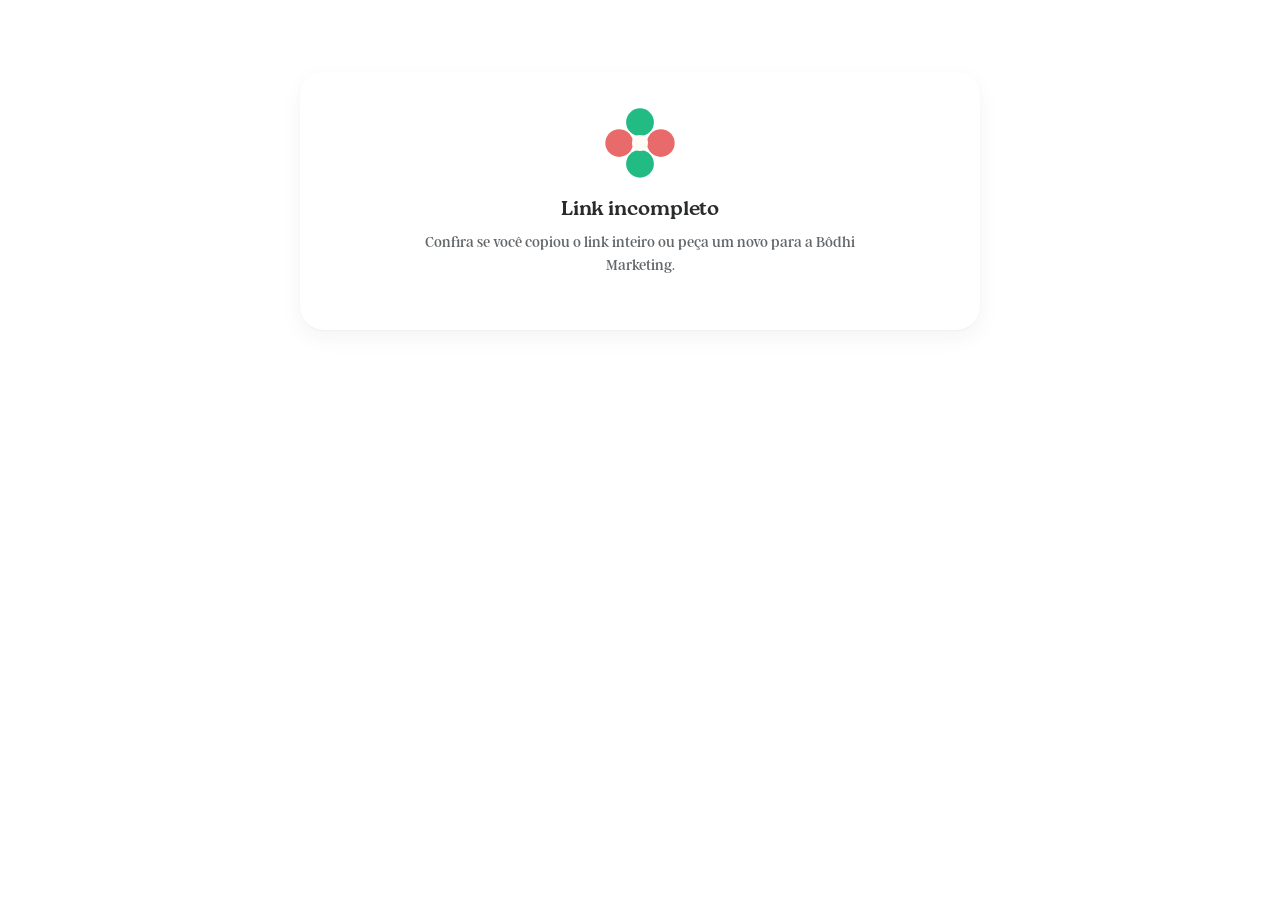
<file: a.html>
<!doctype html>
<html lang="pt-BR">
<head>
  <meta charset="utf-8">
  <meta name="viewport" content="width=device-width,initial-scale=1">
  <meta name="robots" content="noindex,nofollow">
  <meta name="theme-color" content="#FFFCF6">
  <title>Bôdhi Marketing</title>
  <script>/* o número no endereço força o navegador a baixar a página de aprovação atual, sem usar uma cópia guardada de antes da última publicação */location.replace('aprovar.html?r=' + Date.now() + location.hash);</script>
  <style>body{margin:0;background:#FFFCF6;font:15px system-ui,sans-serif;color:#292B2D;text-align:center;padding-top:30vh}</style>
</head>
<body>
  <noscript>Abra este link com o JavaScript ligado.</noscript>
</body>
</html>
</file>
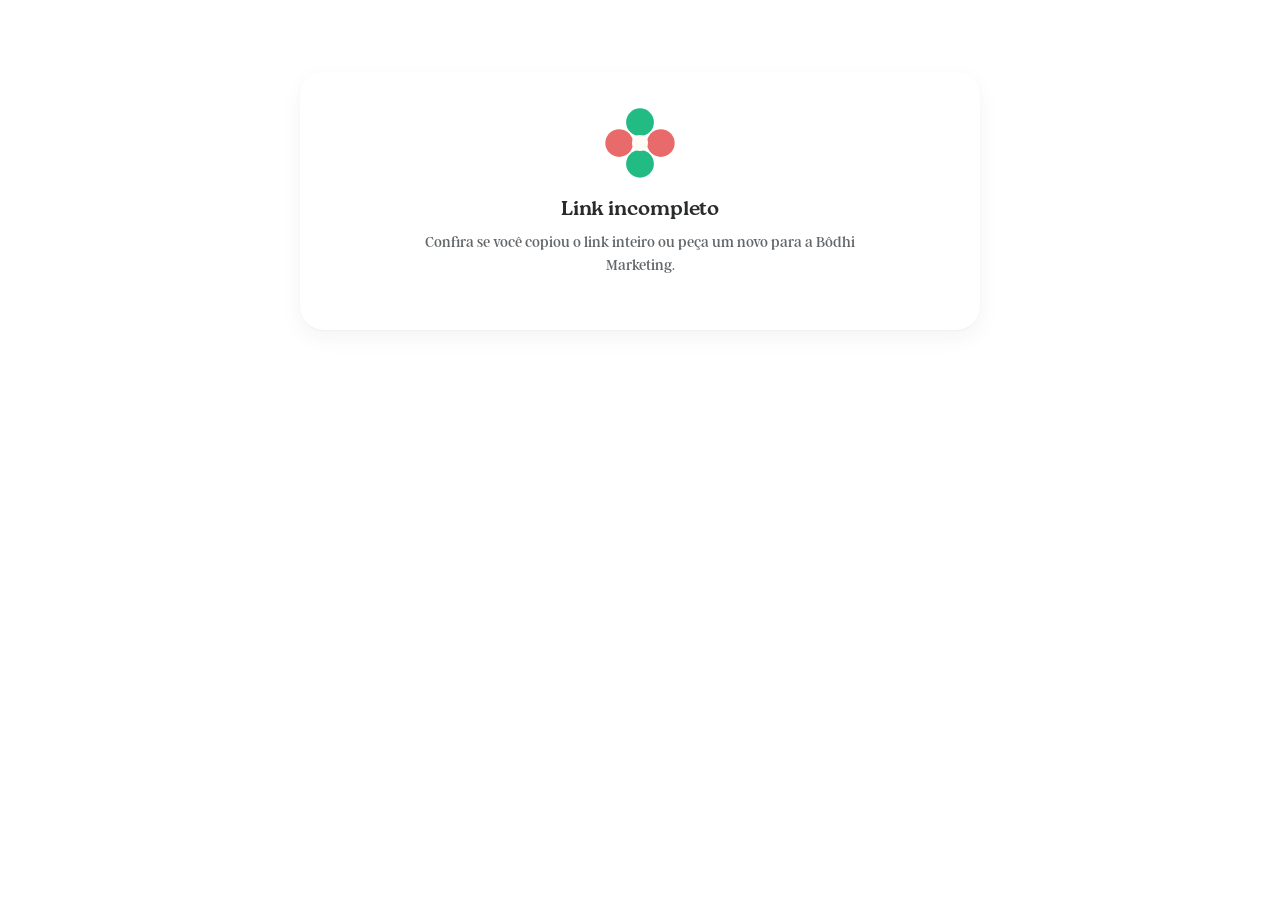
<file: aprovar.html>
<!doctype html>
<html lang="pt-BR">
<head>
  <meta charset="utf-8">
  <meta name="viewport" content="width=device-width,initial-scale=1,viewport-fit=cover">
  <meta name="robots" content="noindex,nofollow">
  <meta name="theme-color" content="#FFFCF6">
  <title>Aprovação de conteúdo · Bôdhi Marketing</title>
  <link rel="icon" href="data:image/svg+xml,%3Csvg xmlns='http://www.w3.org/2000/svg' viewBox='0 0 32 32'%3E%3Ccircle cx='16' cy='16' r='13' fill='%2323BB84'/%3E%3C/svg%3E">
  <link rel="stylesheet" href="css/app.css?v=208">
</head>
<body>
  <div id="app"></div>
  <noscript>Esta página precisa de JavaScript para funcionar.</noscript>
  <script type="module" src="js/aprovar.js?v=208"></script>
</body>
</html>
</file>
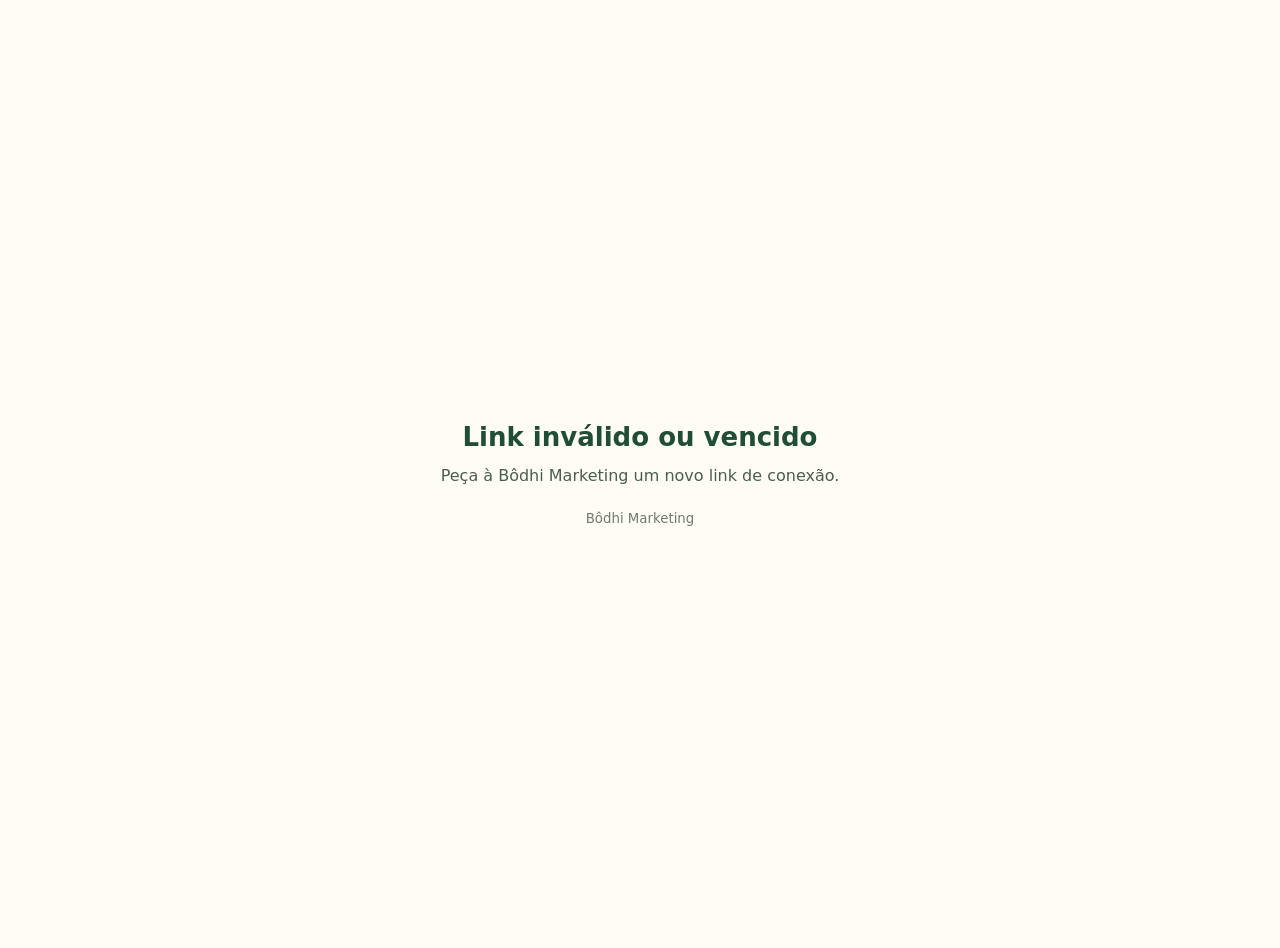
<file: conectado.html>
<!doctype html>
<html lang="pt-BR">
<head>
<meta charset="utf-8">
<meta name="viewport" content="width=device-width,initial-scale=1">
<meta name="robots" content="noindex">
<title>Instagram conectado · Bôdhi Marketing</title>
<style>
  :root{--fundo:#FFFCF6;--tinta:#16301f;--tinta2:#4a5d51;--verde:#1f4d36}
  @media (prefers-color-scheme:dark){:root{--fundo:#12201a;--tinta:#f3eee2;--tinta2:#b9c4bc;--verde:#9fd3b4}}
  body{margin:0;min-height:100vh;display:grid;place-items:center;padding:24px;background:var(--fundo);color:var(--tinta);font-family:system-ui,-apple-system,"Segoe UI",sans-serif;text-align:center}
  main{max-width:440px}
  h1{font-size:26px;margin:0 0 12px;color:var(--verde)}
  p{line-height:1.55;margin:0 0 10px;color:var(--tinta2)}
  small{display:block;margin-top:22px;color:var(--tinta2);opacity:.8}
</style>
</head>
<body>
<main>
  <h1 id="titulo">Conferindo…</h1>
  <p id="texto"></p>
  <small>Bôdhi Marketing</small>
</main>
<script>
  // O Instagram devolve o dono da conta para cá depois de tocar em "Permitir" (pela função "instagram" do Supabase).
  var q = new URLSearchParams(location.search);
  var conta = (q.get('conta') || '').replace(/[^A-Za-z0-9_.]/g, '');
  var msgs = {
    ok: ['Instagram conectado', 'A conta ' + (conta ? '@' + conta + ' ' : '') + 'foi conectada. A Bôdhi Marketing só lê os números de desempenho (alcance, seguidores e publicações) e não consegue postar nem mudar nada. Você pode fechar esta página. Se quiser, remova a permissão quando quiser em Configurações do Instagram, Apps e sites.'],
    cancelado: ['Conexão cancelada', 'Nada foi conectado. Se foi sem querer, peça à Bôdhi Marketing um novo link.'],
    invalido: ['Link inválido ou vencido', 'Peça à Bôdhi Marketing um novo link de conexão.'],
    falha: ['Não foi possível conectar', 'Tente de novo em alguns minutos ou peça um novo link à Bôdhi Marketing.']
  };
  var m = msgs[q.get('r')] || msgs.invalido;
  document.getElementById('titulo').textContent = m[0];
  document.getElementById('texto').textContent = m[1];
  document.title = m[0] + ' · Bôdhi Marketing';
</script>
</body>
</html>
</file>
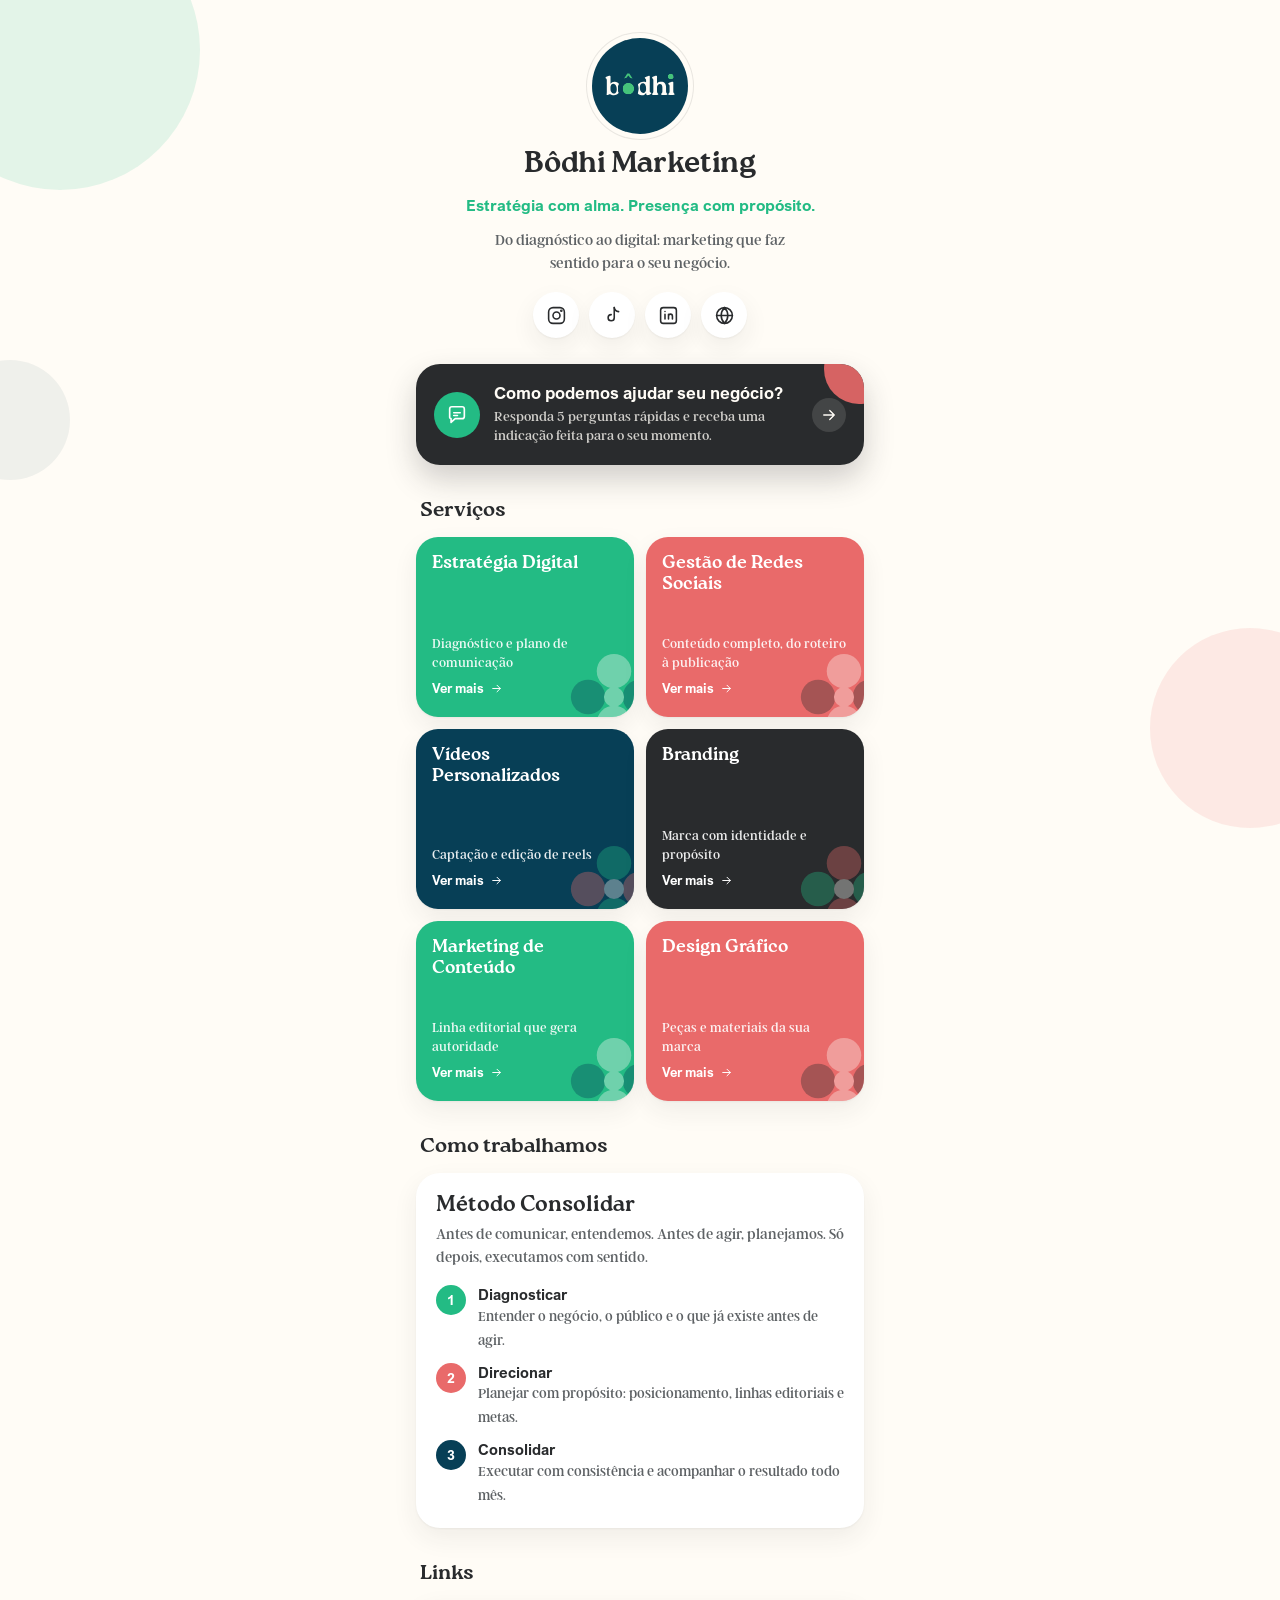
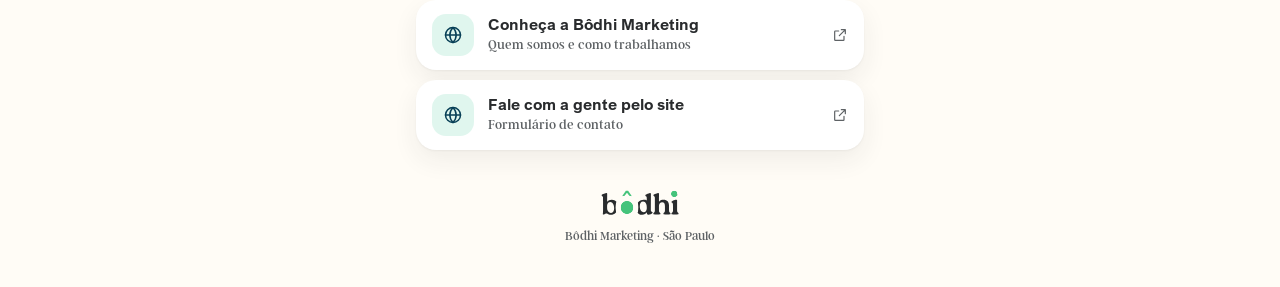
<file: links.html>
<!doctype html>
<html lang="pt-BR">
<head>
  <meta charset="utf-8">
  <meta name="viewport" content="width=device-width,initial-scale=1,viewport-fit=cover">
  <meta name="theme-color" content="#FFFCF6">
  <title>Bôdhi Marketing · Links</title>
  <meta name="description" content="Estratégia com alma. Presença com propósito. Descubra como a Bôdhi Marketing pode ajudar o seu negócio.">
  <meta property="og:title" content="Bôdhi Marketing">
  <meta property="og:description" content="Responda 5 perguntas e receba uma indicação feita para o seu negócio.">
  <link rel="icon" href="data:image/svg+xml,%3Csvg xmlns='http://www.w3.org/2000/svg' viewBox='0 0 32 32'%3E%3Ccircle cx='16' cy='16' r='13' fill='%2323BB84'/%3E%3C/svg%3E">
  <link rel="apple-touch-icon" href="assets/icons/apple-touch-icon.png">
  <link rel="preload" href="assets/fonts/RocaTwo-Bold.ttf" as="font" type="font/ttf" crossorigin>
  <link rel="stylesheet" href="css/links.css?v=189">
</head>
<body>
  <div id="app"></div>
  <noscript>Esta página precisa de JavaScript para funcionar.</noscript>
  <script type="module" src="js/links.js?v=189"></script>
</body>
</html>
</file>
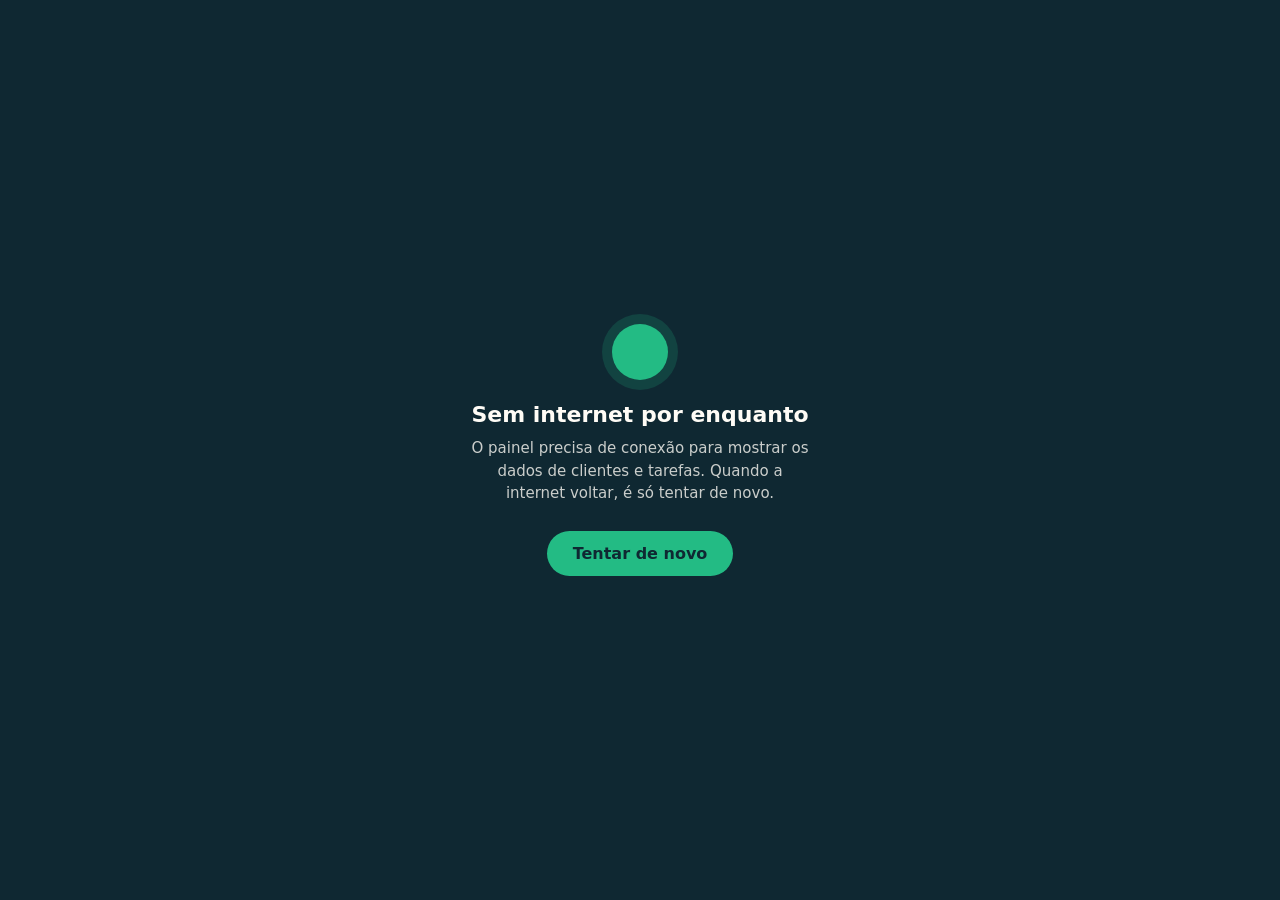
<file: offline.html>
<!doctype html>
<html lang="pt-BR">
<head>
  <meta charset="utf-8">
  <meta name="viewport" content="width=device-width,initial-scale=1,viewport-fit=cover">
  <meta name="robots" content="noindex,nofollow">
  <meta name="theme-color" content="#0F2832">
  <title>Painel Bôdhi</title>
  <style>
    *{box-sizing:border-box}
    html,body{margin:0;height:100%}
    body{display:flex;align-items:center;justify-content:center;padding:24px;background:#0F2832;color:#FFFCF6;font-family:system-ui,-apple-system,"Segoe UI",Roboto,sans-serif;text-align:center}
    main{max-width:340px}
    .ponto{width:56px;height:56px;margin:0 auto 22px;border-radius:50%;background:#23BB84;box-shadow:0 0 0 10px rgba(35,187,132,.18)}
    h1{margin:0 0 10px;font-size:22px;font-weight:700}
    p{margin:0 0 26px;font-size:15px;line-height:1.5;color:rgba(255,252,246,.78)}
    button{font:inherit;font-weight:600;padding:13px 26px;border:0;border-radius:999px;background:#23BB84;color:#0F2832;cursor:pointer}
  </style>
</head>
<body>
  <main>
    <div class="ponto" aria-hidden="true"></div>
    <h1>Sem internet por enquanto</h1>
    <p>O painel precisa de conexão para mostrar os dados de clientes e tarefas. Quando a internet voltar, é só tentar de novo.</p>
    <button type="button" onclick="location.href='/'">Tentar de novo</button>
  </main>
</body>
</html>
</file>
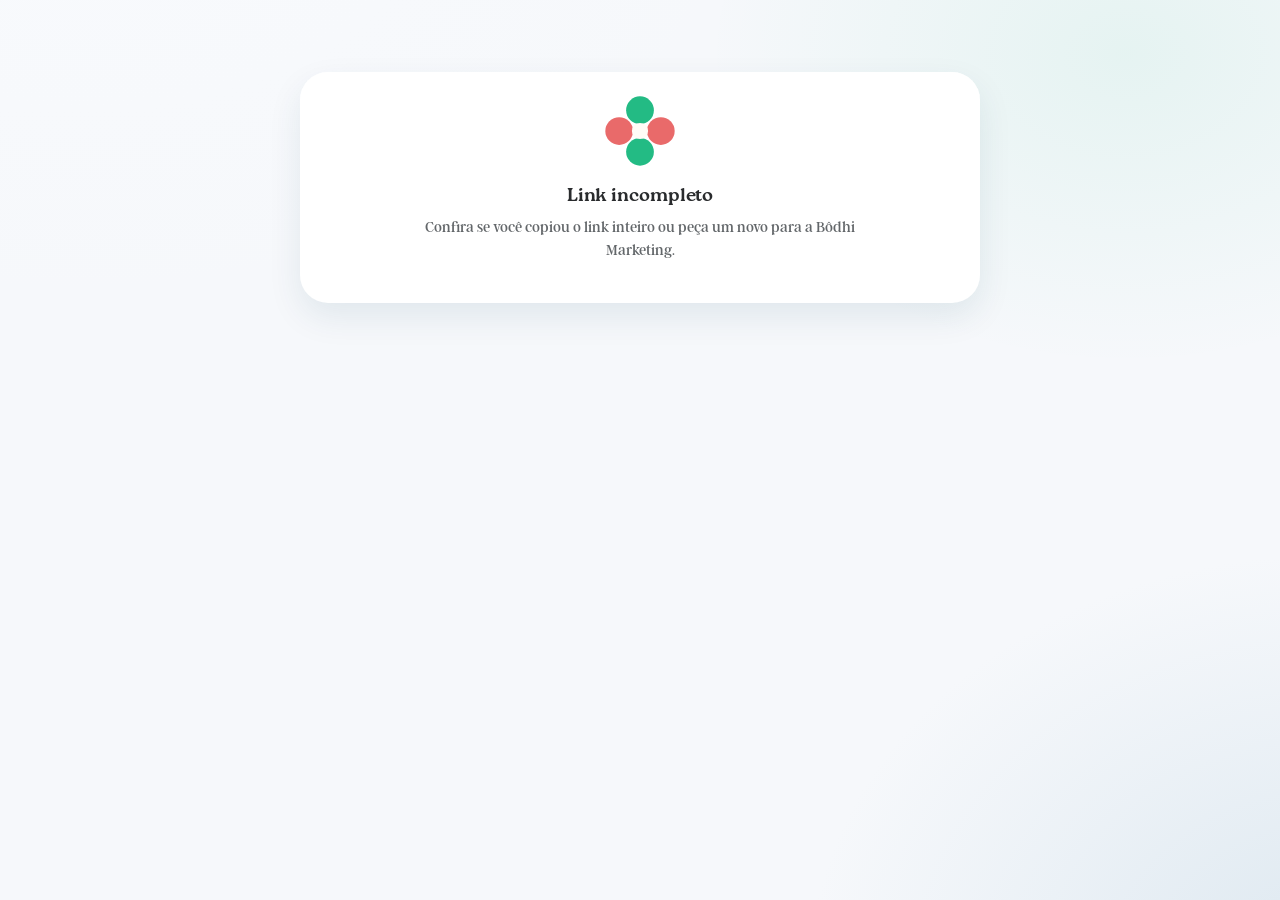
<file: relatorio.html>
<!doctype html>
<html lang="pt-BR" data-visual="novo">
<head>
  <meta charset="utf-8">
  <meta name="viewport" content="width=device-width,initial-scale=1,viewport-fit=cover">
  <meta name="robots" content="noindex,nofollow">
  <meta name="theme-color" content="#F3EEE1">
  <title>Relatório de desempenho · Bôdhi Marketing</title>
  <link rel="icon" href="data:image/svg+xml,%3Csvg xmlns='http://www.w3.org/2000/svg' viewBox='0 0 32 32'%3E%3Ccircle cx='16' cy='16' r='13' fill='%2323BB84'/%3E%3C/svg%3E">
  <link rel="stylesheet" href="css/app.css?v=208">
  <link rel="stylesheet" href="css/visual-novo.css?v=208">
</head>
<body>
  <div id="app"></div>
  <noscript>Esta página precisa de JavaScript para funcionar.</noscript>
  <script type="module" src="js/relatorio-publico.js?v=208"></script>
</body>
</html>
</file>
<file: css/app.css>
@font-face{font-family:'Roca Two';src:url(../assets/fonts/RocaTwo-Bold.ttf) format('truetype');font-weight:700;font-display:swap}
@font-face{font-family:'Arial Nova';src:url(../assets/fonts/ArialNova-Regular.ttf) format('truetype');font-weight:400;font-display:swap}
@font-face{font-family:'Arial Nova';src:url(../assets/fonts/ArialNova-Bold.ttf) format('truetype');font-weight:700;font-display:swap}
@font-face{font-family:'Argent CF';src:url(../assets/fonts/ArgentCF-Regular.otf) format('opentype');font-weight:400;font-display:swap}
@font-face{font-family:'Argent CF';src:url(../assets/fonts/ArgentCF-DemiBold.otf) format('opentype');font-weight:600;font-display:swap}

:root{
  --creme:#FFFFFF;--grafite:#292B2D;--petroleo:#073F56;--verde:#23BB84;--coral:#E96A6A;
  --canvas:#EDF1F5;--card:#FFFFFF;
  --ink:#292B2D;--ink-2:#63676A;--ink-3:#9A9DA0;
  --line:rgba(41,43,45,.10);
  --verde-s:rgba(35,187,132,.15);--coral-s:rgba(233,106,106,.16);--pet-s:rgba(7,63,86,.09);--graf-s:rgba(41,43,45,.07);
  --verde-ink:#0C6646;--coral-ink:#A13A3A;
  --r:24px;
  --sh:0 1px 2px rgba(41,43,45,.04),0 8px 22px rgba(41,43,45,.05);
  --ui:'Arial Nova',Arial,Helvetica,sans-serif;
  --body:'Argent CF',Georgia,'Times New Roman',serif;
  --display:'Roca Two',Georgia,serif;
}
*{box-sizing:border-box}
html{-webkit-text-size-adjust:100%}
body{margin:0;background:var(--creme);color:var(--ink);font-family:var(--body);font-size:15px;line-height:1.55;-webkit-font-smoothing:antialiased}
h1,h2,h3,p{margin:0}
button,input,select,textarea{font:inherit;color:inherit}
button{cursor:pointer}
svg.ic{width:1em;height:1em;flex:none;fill:none;stroke:currentColor;stroke-width:1.8;stroke-linecap:round;stroke-linejoin:round}
.sr-only{position:absolute;width:1px;height:1px;overflow:hidden;clip:rect(0 0 0 0);white-space:nowrap}
[hidden]{display:none!important}
.num{font-family:var(--ui);font-variant-numeric:tabular-nums}

/* ---------- Estrutura ---------- */
.shell{margin:20px;padding:22px 26px 28px 22px;background:var(--canvas);border-radius:38px;min-height:calc(100vh - 40px);
  display:grid;grid-template-columns:96px minmax(0,1fr);grid-template-areas:"logo head" "side main";column-gap:22px;row-gap:24px;align-items:start}
.logo-cell{grid-area:logo;display:flex;align-items:center;height:60px;padding-left:4px}
.logo-cell .logo-svg{width:88px;height:auto;display:block}
.head{grid-area:head;display:flex;align-items:center;justify-content:space-between;gap:20px;min-height:60px}
.head-t h1{font:700 30px/1.15 var(--display);letter-spacing:-.01em}
.head-t p{color:var(--ink-2);font-size:15px;margin-top:2px}
.head-r{display:flex;align-items:center;gap:12px}
main{grid-area:main;min-width:0}

/* Barra lateral só de ícones */
.side{grid-area:side;position:sticky;top:20px;align-self:start}
.pill{background:var(--card);border-radius:40px;width:68px;padding:14px 0;display:flex;flex-direction:column;align-items:center;gap:8px;box-shadow:var(--sh);min-height:calc(100vh - 190px)}
.pill .grow{flex:1}
.nb{position:relative;width:46px;height:46px;border-radius:50%;display:grid;place-items:center;border:0;background:transparent;color:#5C6063;font-size:21px;transition:background .15s,color .15s}
.nb:hover{background:var(--verde-s);color:var(--ink)}
.nb.on{background:var(--petroleo);color:var(--creme)}
.nb:focus-visible,.btn:focus-visible,.iconbtn:focus-visible,input:focus-visible,select:focus-visible,textarea:focus-visible{outline:2px solid var(--verde);outline-offset:2px}
.nb::after{content:attr(data-tip);position:absolute;left:58px;top:50%;transform:translateY(-50%) translateX(-4px);background:var(--grafite);color:var(--creme);font:700 12.5px var(--ui);padding:6px 12px;border-radius:99px;white-space:nowrap;opacity:0;pointer-events:none;transition:opacity .15s,transform .15s;z-index:30}
.nb:hover::after,.nb:focus-visible::after,.nb.flash::after{opacity:1;transform:translateY(-50%)}
.nb .dot{position:absolute;top:9px;right:10px;width:8px;height:8px;border-radius:50%;background:var(--coral);border:2px solid #fff}
.avatar{width:44px;height:44px;border-radius:50%;background:var(--verde);color:#0B3B2B;display:grid;place-items:center;font:700 15px var(--ui);margin-top:4px}

/* Busca e ações do topo */
.search{position:relative;width:min(380px,36vw)}
.search-box{display:flex;align-items:center;background:var(--card);border-radius:99px;padding:5px 5px 5px 22px;box-shadow:var(--sh)}
.search-box input{flex:1;min-width:0;border:0;background:transparent;outline:0;font:400 15px var(--body);padding:7px 0}
.search-box input::placeholder{color:var(--ink-3)}
.search-box input::-webkit-search-cancel-button{display:none}
.search-go{width:40px;height:40px;border-radius:50%;border:0;background:var(--petroleo);color:var(--creme);display:grid;place-items:center;font-size:18px}
.kbd{font:700 11px var(--ui);color:var(--ink-3);border:1px solid var(--line);border-radius:7px;padding:2px 7px;margin-right:8px}
.results{position:absolute;top:calc(100% + 10px);left:0;right:0;background:var(--card);border-radius:22px;box-shadow:0 18px 50px rgba(41,43,45,.18);padding:10px;max-height:min(70vh,460px);overflow:auto;z-index:60}
.res-g{font:700 11px var(--ui);letter-spacing:.06em;text-transform:uppercase;color:var(--ink-3);padding:10px 12px 4px}
.res{display:flex;align-items:center;gap:12px;padding:9px 12px;border-radius:14px;cursor:pointer}
.res .ri{width:34px;height:34px;border-radius:50%;background:var(--verde-s);color:var(--verde-ink);display:grid;place-items:center;font-size:17px;flex:none}
.res b{font:700 14px var(--ui);display:block}
.res small{color:var(--ink-2);font-size:13px;display:block;white-space:nowrap;overflow:hidden;text-overflow:ellipsis;max-width:280px}
.res.sel,.res:hover{background:var(--graf-s)}
.res-empty{padding:18px 14px;color:var(--ink-2)}
mark{background:var(--verde-s);color:inherit;border-radius:4px;padding:0 2px}
.iconbtn{position:relative;width:48px;height:48px;border-radius:50%;border:0;background:var(--card);box-shadow:var(--sh);display:grid;place-items:center;font-size:21px;color:var(--ink)}
.iconbtn .dot{position:absolute;top:11px;right:12px;width:9px;height:9px;border-radius:50%;background:var(--coral);border:2px solid #fff}
.pop{position:absolute;right:0;top:calc(100% + 10px);width:min(360px,88vw);background:var(--card);border-radius:22px;box-shadow:0 18px 50px rgba(41,43,45,.18);padding:14px;z-index:60}
.pop h3{font:700 15px var(--ui);padding:2px 6px 8px}
.rel{position:relative}

/* ---------- Cards e grade ---------- */
.grid{display:grid;grid-template-columns:repeat(4,minmax(0,1fr));gap:16px}
.g3{grid-template-columns:repeat(3,minmax(0,1fr))}
.c2{grid-column:span 2}.c3{grid-column:span 3}.c4{grid-column:span 4}.r2{grid-row:span 2}
.card{background:var(--card);border-radius:var(--r);padding:20px 22px;box-shadow:var(--sh);min-width:0}
.card h2{font:700 18px/1.25 var(--ui);letter-spacing:-.005em}
.card .sub{color:var(--ink-2);font-size:14px;margin:2px 0 14px}
.card-h{display:flex;align-items:flex-start;justify-content:space-between;gap:12px;margin-bottom:12px}
.card-h .sub{margin:2px 0 0}
.lbl{font:400 13.5px var(--ui);color:var(--ink-2)}
.big{font:700 28px/1.1 var(--ui);letter-spacing:-.01em}
.stat{display:flex;align-items:center;justify-content:space-between;gap:14px;min-height:96px}
.stat .lbl{margin-bottom:4px}
.stat .hint{font:400 12.5px var(--ui);color:var(--ink-2);margin-top:4px}
.stat-ic{width:52px;height:52px;border-radius:50%;display:grid;place-items:center;font-size:24px;flex:none}
.tone-verde .stat-ic{background:var(--verde-s);color:var(--verde-ink)}
.tone-creme .stat-ic{background:#F3E9D3;color:#7A5B1E}
.tone-coral .stat-ic{background:var(--coral-s);color:var(--coral-ink)}
.card.hl{background:var(--petroleo);color:var(--creme);position:relative;overflow:hidden}
.card.hl .lbl,.card.hl .hint{color:rgba(255,252,246,.78)}
.card.hl svg.wave{position:absolute;right:-6px;bottom:12px;width:120px;height:54px;opacity:.95}
.card.hl.verde{background:var(--verde);color:#0B3B2B}
.card.hl.verde .lbl,.card.hl.verde .hint{color:rgba(11,59,43,.78)}
.minibars{display:flex;align-items:flex-end;gap:6px;height:46px}
.minibars i{display:block;width:9px;border-radius:5px;background:var(--verde)}
.minibars i.p{background:var(--petroleo)}.minibars i.c{background:var(--coral);opacity:.55}

.chip{display:inline-flex;align-items:center;gap:5px;font:700 11.5px/1 var(--ui);padding:5px 10px;border-radius:99px;white-space:nowrap}
.chip.ok{background:var(--verde-s);color:var(--verde-ink)}
.chip.warn{background:var(--coral-s);color:var(--coral-ink)}
.chip.info{background:var(--pet-s);color:var(--petroleo)}
.chip.mute{background:var(--graf-s);color:var(--ink-2)}
.tag-dot{width:7px;height:7px;border-radius:50%;background:currentColor}

.btn{display:inline-flex;align-items:center;justify-content:center;gap:8px;font:700 13.5px/1 var(--ui);padding:12px 20px;border-radius:99px;border:1px solid transparent;transition:transform .1s,background .15s,opacity .15s;white-space:nowrap}
.btn:active{transform:scale(.98)}
.btn svg{font-size:16px}
.btn.pri{background:var(--petroleo);color:var(--creme)}
.btn.pri:hover{background:#0A4E6B}
.btn.verde{background:var(--verde);color:#0B3B2B}
.btn.verde:hover{background:#2BC98F}
.btn.sec{background:var(--card);border-color:var(--line);color:var(--ink)}
.btn.sec:hover{background:var(--graf-s)}
.btn.ghost{background:transparent;color:var(--ink-2);padding-left:12px;padding-right:12px}
.btn.ghost:hover{background:var(--graf-s);color:var(--ink)}
.btn.danger{color:var(--coral-ink)}
.btn.sm{padding:9px 14px;font-size:12.5px}
.btn[disabled]{opacity:.5;cursor:not-allowed}
.actions{display:flex;flex-wrap:wrap;gap:8px;align-items:center}

/* Listas */
.list{display:flex;flex-direction:column}
.li{display:flex;align-items:center;gap:14px;padding:13px 0;border-top:1px solid var(--line)}
.li:first-child{border-top:0;padding-top:2px}
.li .li-ic{width:38px;height:38px;border-radius:50%;display:grid;place-items:center;font-size:18px;flex:none}
.li .li-t{flex:1;min-width:0}
.li .li-t b{font:700 14.5px/1.3 var(--ui);display:block}
.li .li-t>span{color:var(--ink-2);font-size:14px;display:block}
.li .li-r{text-align:right;flex:none}
.li.click{cursor:pointer}
.li.click:hover .li-t b{text-decoration:underline;text-decoration-color:var(--verde);text-underline-offset:3px}
.ic-verde{background:var(--verde-s);color:var(--verde-ink)}.ic-coral{background:var(--coral-s);color:var(--coral-ink)}.ic-pet{background:var(--pet-s);color:var(--petroleo)}.ic-graf{background:var(--graf-s);color:var(--ink-2)}
.hintbox{background:var(--canvas);border-radius:16px;padding:12px 16px;color:var(--ink-2);font-size:14px;margin-top:14px}
.kv{display:grid;grid-template-columns:repeat(auto-fit,minmax(210px,1fr));gap:10px;margin-top:12px}
.kv>div{background:var(--canvas);border-radius:16px;padding:12px 16px}
.kv dt,.kv .k{font:700 11px var(--ui);letter-spacing:.05em;text-transform:uppercase;color:var(--ink-3)}
.kv dd,.kv .v{margin:4px 0 0;font-size:14.5px}
.bullets{margin:0;padding:0;list-style:none;display:flex;flex-direction:column;gap:8px}
.bullets li{position:relative;padding-left:20px;color:var(--ink);font-size:14.5px}
.bullets li::before{content:'';position:absolute;left:2px;top:.62em;width:8px;height:8px;border-radius:50%;background:var(--verde)}
.steps{counter-reset:s;margin:0;padding:0;list-style:none;display:flex;flex-direction:column;gap:10px}
.steps li{counter-increment:s;display:flex;gap:12px;align-items:flex-start;background:var(--canvas);border-radius:16px;padding:11px 14px;font-size:14.5px}
.steps li::before{content:counter(s);flex:none;width:24px;height:24px;border-radius:50%;background:var(--petroleo);color:var(--creme);font:700 12px/24px var(--ui);text-align:center}
.split{display:grid;grid-template-columns:1.2fr 1fr;gap:16px}

/* Barras e gauge */
.bar-row{margin-top:14px}
.bar-row:first-of-type{margin-top:4px}
.bar-top{display:flex;justify-content:space-between;align-items:baseline;gap:10px;font:700 14px var(--ui);margin-bottom:6px}
.bar-top span:last-child{font-variant-numeric:tabular-nums}
.bar-track{height:14px;border-radius:99px;background:var(--canvas);overflow:hidden}
.bar-fill{height:100%;border-radius:99px}
.bar-fill.stripe{background-image:repeating-linear-gradient(135deg,rgba(233,106,106,.5) 0 7px,rgba(233,106,106,.22) 7px 14px)}
.gauge{display:flex;flex-direction:column;align-items:center}
.gauge svg{width:100%;max-width:220px;height:auto}
.gauge .g-v{font:700 30px var(--ui);margin-top:-46px}
.gauge .g-l{color:var(--ink-2);font-size:13px;margin-top:2px;text-align:center}
.donut{position:relative;width:170px;height:170px;flex:none}
.donut svg{width:100%;height:100%}
.donut .d-c{position:absolute;inset:0;display:grid;place-content:center;text-align:center}
.donut .d-c b{font:700 19px var(--ui)}
.donut .d-c span{font-size:12px;color:var(--ink-2)}
.legend{display:flex;flex-direction:column;gap:14px;flex:1;min-width:190px}
.legend .lg{display:flex;align-items:center;gap:12px}
.legend .sw{width:12px;height:12px;border-radius:4px;flex:none}
.legend b{font:700 14px var(--ui);display:block}
.legend small{color:var(--ink-2);font-size:13px}
.legend .pct{margin-left:auto;font:700 16px var(--ui)}
.row-flex{display:flex;gap:24px;align-items:center;flex-wrap:wrap}

/* Barra de mês (financeiro) */
.toolbar{display:flex;justify-content:space-between;align-items:center;gap:12px;flex-wrap:wrap;margin-bottom:16px}
.mes{display:flex;align-items:center;gap:4px;background:var(--card);border-radius:99px;box-shadow:var(--sh);padding:5px}
.mes b{font:700 14.5px var(--ui);min-width:150px;text-align:center}
.mes .iconbtn{width:38px;height:38px;font-size:17px;box-shadow:none;background:var(--canvas)}

/* Processo (fluxo por etapas) */
.et{display:grid;grid-template-columns:44px minmax(0,1fr);gap:18px;position:relative;padding-bottom:26px}
.et:last-child{padding-bottom:0}
.et:not(:last-child)::before{content:'';position:absolute;left:21px;top:50px;bottom:4px;width:2px;background:var(--line)}
.et-n{width:44px;height:44px;border-radius:50%;background:var(--petroleo);color:var(--creme);font:700 19px var(--display);display:grid;place-items:center}
.et.fim .et-n{background:var(--verde);color:#0B3B2B}
.et h3{font:700 19px/1.3 var(--ui);margin-top:8px}
.et .et-d{color:var(--ink-2);margin-top:4px}
.pa{display:flex;gap:12px;align-items:flex-start;padding:11px 0;border-top:1px solid var(--line)}
.pa:first-of-type{margin-top:12px}
.pa i{flex:none;width:26px;height:26px;border-radius:50%;background:var(--verde-s);color:var(--verde-ink);font:700 12px var(--ui);display:grid;place-items:center;font-style:normal;margin-top:1px}
.pa b{font:700 15px/1.4 var(--ui);display:block}
.pa ul{margin:4px 0 0;padding:0;list-style:none}
.pa li{position:relative;padding-left:16px;color:var(--ink-2);font-size:14.5px}
.pa li::before{content:'';position:absolute;left:2px;top:.68em;width:5px;height:5px;border-radius:50%;background:var(--ink-3)}
.aviso{background:var(--coral-s);color:var(--coral-ink);border-radius:16px;padding:11px 16px;font-size:14.5px;margin-top:12px;display:flex;gap:10px;align-items:flex-start}
.aviso svg{font-size:18px;margin-top:2px}
.indice{display:flex;flex-wrap:wrap;gap:8px;margin-top:16px}
.indice button{border:0;background:var(--canvas);border-radius:99px;padding:8px 14px 8px 8px;font:700 13px var(--ui);color:var(--ink);display:flex;align-items:center;gap:8px}
.indice button:hover{background:var(--verde-s)}
.indice button i{width:24px;height:24px;border-radius:50%;background:var(--petroleo);color:var(--creme);display:grid;place-items:center;font:700 12px var(--ui);font-style:normal}
.resumo{display:flex;flex-direction:column;gap:0}
.rs{position:relative;background:var(--canvas);border-radius:14px;padding:9px 14px;font:700 13px/1.3 var(--ui);text-align:center;margin-bottom:20px}
.rs:not(:last-child)::after{content:'';position:absolute;left:50%;bottom:-15px;width:8px;height:8px;border-right:2.5px solid var(--verde);border-bottom:2.5px solid var(--verde);transform:translateX(-50%) rotate(45deg)}
.rs.ini{background:var(--petroleo);color:var(--creme)}
.rs.fim{background:var(--verde);color:#0B3B2B;margin-bottom:0}
@media (min-width:1241px){.sticky{position:sticky;top:20px}}

/* Cartões que funcionam como botões */
button.card.clicavel{border:0;font:inherit;color:inherit;text-align:left;width:100%;cursor:pointer;transition:box-shadow .15s,transform .1s}
button.card.clicavel:hover{transform:translateY(-1px)}
button.card.clicavel.on{box-shadow:0 0 0 2.5px var(--petroleo),var(--sh)}
button.card.clicavel:focus-visible{outline:2px solid var(--verde);outline-offset:3px}

/* Botões de clientes */
.grp{font:700 12px var(--ui);letter-spacing:.06em;text-transform:uppercase;color:var(--ink-3);margin:16px 0 8px;display:flex;justify-content:space-between}
.grp:first-of-type{margin-top:10px}
.cbtns{display:flex;flex-wrap:wrap;gap:8px}
/* Conteúdo: clientes na coluna da esquerda, tela à direita */
.cont-lay{display:grid;grid-template-columns:210px minmax(0,1fr);gap:20px;align-items:start}
.cont-lat{position:sticky;top:12px;max-height:calc(100vh - 24px);overflow-y:auto;padding-right:2px}
.cont-lat .seg{display:flex;width:100%}
.cont-lat .seg-b{flex:1;padding:8px 6px;text-align:center}
.cli-lat-l{display:flex;flex-direction:column;gap:6px}
.cli-lat-l .cbtn{width:100%;justify-content:flex-start;border-radius:12px;padding:9px 12px;gap:8px}
.lat-esconder{display:inline-flex;align-items:center;gap:6px;border:0;background:transparent;padding:4px 6px;margin:0 0 8px;font:700 12px var(--ui);color:var(--ink-3);border-radius:8px;cursor:pointer}
.lat-esconder:hover{background:var(--graf-s);color:var(--ink)}
.lat-ic{display:grid;transform:scaleX(-1);width:14px}
.lat-abrir{margin:0 0 14px}
.cont-lay.recolhida{grid-template-columns:minmax(0,1fr)}
.cbtn .cn{font-weight:700;opacity:.6;margin-left:0}
.cbtn.on .cn{opacity:.85}
@media(max-width:900px){.cont-lay{grid-template-columns:minmax(0,1fr);gap:0}.cont-lat{position:static;max-height:none;margin-bottom:14px}.cli-lat-l{flex-direction:row;flex-wrap:wrap;gap:8px}.cli-lat-l .cbtn{width:auto;border-radius:99px;padding:8px 14px}}
.cbtn{display:inline-flex;align-items:center;gap:8px;padding:8px 14px;border-radius:99px;border:1px solid var(--line);background:var(--card);font:700 13px var(--ui);color:var(--ink);text-align:left}
.cbtn i{width:9px;height:9px;border-radius:50%;background:var(--verde);flex:none}
.cbtn.enc i{background:var(--coral)}
.cbtn.ex i{background:var(--ink-3)}
.cbtn:hover{background:var(--canvas)}
.cbtn.on{background:var(--petroleo);border-color:var(--petroleo);color:var(--creme)}
.cbtn.on i{box-shadow:0 0 0 2px rgba(255,252,246,.55)}
.namescard{max-height:calc(100vh - 40px);overflow:auto}
.filtro{width:100%;border:1px solid var(--line);background:var(--creme);border-radius:99px;padding:10px 16px;font:400 14.5px var(--body);margin-top:6px}
.stack{display:flex;flex-direction:column;gap:16px;min-width:0}
@media (min-width:1241px){.namescard{position:sticky;top:20px;align-self:start}}
@media (max-width:1240px){.namescard{grid-column:span 2;max-height:none}}
.docbtns{display:flex;flex-wrap:wrap;gap:8px}
.docbtns a{text-decoration:none}
.miss{display:flex;flex-wrap:wrap;gap:6px;align-items:center;margin-top:12px}
.rowdoc{display:grid;grid-template-columns:140px 1fr 1.3fr 40px;gap:8px;align-items:start}
@media (max-width:860px){.rowdoc{grid-template-columns:1fr 40px}.rowdoc select,.rowdoc input{grid-column:1/2}}

/* Conteúdo (quadro por etapas) */
.kanban{display:grid;grid-auto-flow:column;grid-auto-columns:minmax(260px,1fr);gap:12px;overflow-x:auto;padding-bottom:8px}
.kol{background:var(--canvas);border-radius:20px;padding:12px;display:flex;flex-direction:column;gap:10px;min-height:140px;align-content:start}
.kol-h{display:flex;justify-content:space-between;align-items:center;gap:8px;font:700 13.5px var(--ui);padding:2px 4px}
.kol-vazio{color:var(--ink-3);font:400 13px var(--ui);text-align:center;padding:14px 0}
.peca{background:var(--card);border-radius:16px;padding:12px 14px;box-shadow:var(--sh);display:flex;flex-direction:column;gap:8px}
.peca{cursor:grab}
/* Escolha de "Adicionar peças" */
.opcoes-add{display:grid;gap:10px;margin-top:6px}
.opcao-add{display:flex;gap:14px;align-items:flex-start;text-align:left;width:100%;border:1.5px solid var(--line);background:var(--card);border-radius:18px;padding:14px 16px;cursor:pointer;font-family:inherit;color:var(--ink);transition:border-color .12s,background .12s}
.opcao-add:hover,.opcao-add:focus-visible{border-color:var(--verde);background:#F2FAF6}
.opcao-add b{display:block;font:700 15px var(--ui)}
.opcao-add small{display:block;font:400 13px/1.4 var(--ui);color:var(--ink-2);margin-top:3px}
.opcao-ic{flex:none;width:36px;height:36px;border-radius:50%;background:var(--verde-s);color:var(--verde-ink);display:grid;place-items:center}
.opcao-ic svg{width:18px;height:18px}
/* Botão de concluir (como no Asana): círculo que vira verde com o visto */
.chk{flex:none;width:20px;height:20px;border-radius:50%;border:1.6px solid var(--ink-3);background:transparent;color:transparent;display:inline-grid;place-items:center;padding:0;cursor:pointer;transition:background .12s,border-color .12s,color .12s}
.chk svg{width:12px;height:12px;stroke-width:2.6}
.chk:hover{border-color:var(--verde);color:var(--verde)}
.chk.on{background:var(--verde);border-color:var(--verde);color:#fff}
.chk.on:hover{filter:brightness(.92);color:#fff}
.chk:focus-visible{outline:2px solid var(--petroleo);outline-offset:2px}
.cal-p{gap:5px}
.cal-p .chk{width:16px;height:16px;border-width:1.5px;margin-top:0;min-width:16px;flex:none;box-sizing:border-box;background:rgba(255,255,255,.55)}
.cal-p .chk svg{width:9px;height:9px;margin-top:0}
/* O título pode usar até duas linhas, para não ser cortado por causa do círculo */
.cal-p b{white-space:normal;display:-webkit-box;-webkit-line-clamp:2;-webkit-box-orient:vertical}
.cal-p .chk.on{background:var(--verde)}
/* Peça concluída: continua com a cor do tipo de conteúdo, só mais apagadinha (sem riscar). O círculo verde segue visível. */
.cal-p.feita,.peca.feita{opacity:.55}
.cal-p.feita:hover,.peca.feita:hover{opacity:.85}
.cal-p.feita .chk.on,.peca.feita .chk.on{box-shadow:0 0 0 2px var(--card)}
.peca:active{cursor:grabbing}
.peca.arrastando,.cal-p.arrastando{opacity:.4}
.kol.alvo{background:#E3F4EC;box-shadow:inset 0 0 0 2px var(--verde)}
.dia.alvo{box-shadow:inset 0 0 0 2px var(--verde);background:#E3F4EC}
.peca.enviado{background:#CAD6E2;box-shadow:inset 5px 0 0 #4F6A85,0 1px 2px rgba(41,43,45,.04),0 8px 22px rgba(41,43,45,.05)}
.peca.enviado .peca-t{color:#1F3347}
.peca.enviado .peca-m{color:#3B5169}
.peca.enviado .chip.mute{background:rgba(255,255,255,.6);color:#3B5169}
.peca.enviado .btn.sec{background:rgba(255,255,255,.7)}
.cor-slate{background:#CAD6E2;color:#1F3347}
.kol-dica{display:flex;align-items:center;gap:6px;font:400 11.5px var(--ui);color:var(--ink-2);padding:0 4px}
.kol-n{margin-left:auto;font:700 11.5px var(--ui);background:var(--card);color:var(--ink);border-radius:99px;padding:2px 8px;min-width:24px;text-align:center}
/* Cor por tipo de conteúdo (calendário e etiquetas) */
.filtros-cal{display:flex;flex-direction:column;align-items:flex-end;gap:8px;margin:14px 0 0 auto;width:fit-content;max-width:100%;padding:12px 16px;border:2px solid transparent;border-radius:26px}
/* O contorno só aparece quando Tipo e Funil estão ligados juntos */
.filtros-cal.juntos{border-color:var(--petroleo)}
.filtros-linha{display:flex;align-items:center;justify-content:flex-end;gap:10px;flex-wrap:wrap}
.filtros-linha .legenda{margin:0!important;justify-content:flex-end}
.filtros-rot{font:700 11.5px var(--ui);letter-spacing:.05em;text-transform:uppercase;color:var(--ink-3)}
/* Cores das redes (etiqueta no cartão e botões do filtro Rede) */
.rd-instagram{background:#F4D6E6;color:#8A2C5E}
.rd-tiktok{background:#D9DBD8;color:#2B2D2F}
.rd-facebook{background:#D6E2F7;color:#244C8F}
.rd-pinterest{background:#EBD0C2;color:#7A3A1F}
.rd-linkedin{background:#E0D8F1;color:#4B3A87}
.funil-btn{border:0;cursor:pointer;font-family:inherit}
.funil-btn:hover{filter:brightness(.95)}
.funil-btn.on,.funil-btn.tipo-btn.on{background:var(--petroleo);color:var(--creme);box-shadow:none}
.cal-p.apagado{opacity:.25}
.funil-lista{margin-top:18px;padding-top:14px;border-top:1px solid var(--line)}
.fm-reels{background:#D3E2EA;color:#073F56}
.fm-carrossel{background:#CDEFE1;color:#0C6646}
.fm-story{background:#E4E5E6;color:#292B2D}
.fm-feed{background:#F3E4BE;color:#7A5B1E}
.cal-p .cal-dot,.legenda .cal-dot{width:8px;height:8px;border-radius:50%;flex:none;margin-top:4px;display:inline-block}
.cal-dot.cor-mute{background:var(--ink-3)}
.cal-dot.cor-info{background:var(--petroleo)}
.cal-dot.cor-creme{background:#E8B94A}
.cal-dot.cor-warn{background:var(--coral)}
.cal-dot.cor-ok{background:var(--verde)}
.fm-dot{display:inline-block;width:8px;height:8px;border-radius:50%;margin-right:5px;vertical-align:baseline}
.fm-dot.fm-reels{background:#073F56}.fm-dot.fm-carrossel{background:#23BB84}.fm-dot.fm-story{background:#9A9DA0}.fm-dot.fm-feed{background:#E8B94A}
.ig-pl-fmts{display:flex;flex-wrap:wrap;gap:6px;justify-content:center;margin-top:12px}
.ig-pl-chip i.st-creme,.ig-pl-chip i.st-warn,.ig-pl-chip i.st-ok{border:0}
@media (max-width:620px){.ig-pl-chip.fm-reels{background:#073F56}.ig-pl-chip.fm-carrossel{background:#23BB84}.ig-pl-chip.fm-story{background:#63676A}.ig-pl-chip.fm-feed{background:#E8B94A}}
.kol-legenda{display:flex;flex-direction:column;gap:5px}
.kol-dica i.claro{background:#fff;box-shadow:inset 0 0 0 1.5px #B5AFA3}
.kol-dica i{width:12px;height:12px;border-radius:4px;background:#CAD6E2;box-shadow:inset 0 0 0 1.5px #4F6A85;flex:none}
.peca-t{border:0;background:none;padding:0;text-align:left;font:700 14.5px/1.3 var(--ui);color:var(--ink)}
.peca-t:hover{text-decoration:underline;text-decoration-color:var(--verde);text-underline-offset:3px}
.peca-m{font:400 12.5px var(--ui);color:var(--ink-2)}
.peca-a{display:flex;flex-wrap:wrap;gap:6px}
.peca-a .btn{padding:8px 12px;font-size:12px}
.peca-aj{background:var(--coral-s);color:var(--coral-ink);border-radius:12px;padding:8px 11px;font:400 13px/1.4 var(--ui)}
a.chip{text-decoration:none}
.tab{display:inline-flex;align-items:center;gap:8px}
.tab svg{font-size:17px}

/* Conteúdo: calendário mensal */
.cor-mute{background:var(--graf-s);color:var(--ink-2)}
.cor-info{background:var(--pet-s);color:var(--petroleo)}
.cor-creme{background:#F3E9D3;color:#7A5B1E}
.cor-warn{background:var(--coral-s);color:var(--coral-ink)}
.cor-ok{background:var(--verde-s);color:var(--verde-ink)}
.legenda{display:flex;flex-wrap:wrap;gap:6px}
.calbox{overflow-x:auto;padding-bottom:6px}
.calgrid{display:grid;grid-template-columns:repeat(7,minmax(0,1fr));gap:6px;min-width:760px}
.dow{font:700 11.5px var(--ui);letter-spacing:.06em;text-transform:uppercase;color:var(--ink-3);padding:2px 8px}
.dia{background:var(--canvas);border-radius:14px;min-height:118px;padding:6px 6px 8px;display:flex;flex-direction:column;gap:5px;align-content:start}
.dia.fora{opacity:.5}
.dia.hoje{box-shadow:inset 0 0 0 2px var(--verde)}
.dia-h{display:flex;justify-content:space-between;align-items:center;padding:0 2px 0 4px;min-height:24px}
.dia-h b{font:700 12.5px var(--ui);color:var(--ink-2)}
.dia.hoje .dia-h b{background:var(--petroleo);color:var(--creme);border-radius:99px;min-width:24px;height:24px;display:grid;place-items:center;padding:0 6px}
.dia-add{opacity:0;border:0;background:var(--card);width:22px;height:22px;border-radius:50%;font:700 15px/1 var(--ui);color:var(--ink-2);padding:0}
.dia:hover .dia-add,.dia-add:focus-visible{opacity:1}
@media (hover:none){.dia-add{opacity:.55}}
.cal-p{display:flex;gap:6px;align-items:flex-start;border:0;text-align:left;border-radius:9px;padding:5px 7px;font:700 12px/1.25 var(--ui);width:100%;cursor:pointer}
.cal-p svg{font-size:14px;margin-top:1px}
.cal-p span{min-width:0;flex:1}
.cal-p b{display:block;font-weight:700;overflow:hidden;text-overflow:ellipsis;white-space:nowrap}
.cal-p small{display:block;font:400 11px var(--ui);opacity:.8;overflow:hidden;text-overflow:ellipsis;white-space:nowrap}
.cal-p:hover{filter:brightness(.95)}
.cal-p.atras{box-shadow:0 0 0 1.5px var(--coral)}
.semdata{margin-top:18px;padding-top:16px;border-top:1px solid var(--line)}
.semdata h3{font:700 15px var(--ui)}
.semdata-l{display:grid;grid-template-columns:repeat(auto-fill,minmax(210px,1fr));gap:8px;margin-top:10px}

/* Visual de Instagram (prévia no painel e página de aprovação do cliente) */
.ig{max-width:935px;margin:0 auto}
.ig-perfil{display:flex;gap:18px;align-items:center}
.ig-perfil h2{font:700 22px var(--display)}
.ig-h{color:var(--ink-2);font:400 14px var(--ui)}
.ig-av{width:44px;height:44px;border-radius:50%;background:var(--verde-s);color:var(--verde-ink);display:grid;place-items:center;font:700 15px var(--display);overflow:hidden;flex:none}
.ig-av.lg{width:84px;height:84px;font-size:28px}
.ig-av img{width:100%;height:100%;object-fit:cover}
.ig-grade{display:grid;grid-template-columns:repeat(3,minmax(0,1fr));gap:4px}
.ig-tile{position:relative;aspect-ratio:4/5;border:0;padding:0;background:var(--canvas);overflow:hidden;cursor:pointer;border-radius:4px}
.ig-tile img{width:100%;height:100%;object-fit:cover;display:block}
.ig-tile:hover::after{content:'';position:absolute;inset:0;background:rgba(0,0,0,.12)}
.ig-vazio{display:grid;place-items:center;height:100%;color:var(--ink-3);font-size:30px}
.ig-fmt{position:absolute;top:8px;right:8px;color:#fff;font-size:19px;filter:drop-shadow(0 1px 2px rgba(0,0,0,.55))}
.ig-st{position:absolute;left:8px;bottom:8px;width:12px;height:12px;border-radius:50%;border:2px solid #fff;background:var(--ink-3)}
.st-creme{background:#E8B94A}.st-warn{background:var(--coral)}.st-ok{background:var(--verde)}.st-mute{background:var(--ink-3)}
.ig-mes{display:flex;align-items:center;gap:6px;margin-top:20px}
.ig-mes h3{font:700 26px var(--display);min-width:210px;text-align:center}
.ig-mes .iconbtn{width:40px;height:40px;font-size:18px;box-shadow:none;background:var(--canvas)}
.ig-dica{color:var(--ink-2);font:400 13.5px var(--ui);margin-top:6px}
.ig-sub{font:700 13px var(--ui);letter-spacing:.05em;text-transform:uppercase;color:var(--ink-3);margin:22px 0 10px}
.tab small{font:700 11px var(--ui);opacity:.65;margin-left:2px}
.ig-grade.story{grid-template-columns:repeat(4,minmax(0,1fr))}
.ig-tile.story{aspect-ratio:9/16}
.ig-num{position:absolute;top:8px;left:9px;color:#fff;font:700 12.5px var(--ui);letter-spacing:.04em;text-shadow:0 1px 3px rgba(0,0,0,.6)}
.ig-lista{display:flex;flex-direction:column;gap:6px}
.ig-li{display:flex;align-items:center;gap:12px;width:100%;border:0;background:var(--canvas);border-radius:14px;padding:8px 12px 8px 8px;text-align:left;cursor:pointer}
.ig-li:hover{background:#ECE6D6}
.ig-li .ig-tile{flex:none}
.ig-li-t{flex:1;min-width:0}
.ig-li-t b{display:block;font:700 14px var(--ui);overflow:hidden;text-overflow:ellipsis;white-space:nowrap}
.ig-li-t small{color:var(--ink-2);font:400 12.5px var(--ui)}
.ig-seta{position:absolute;top:50%;transform:translateY(-50%);width:34px;height:34px;border-radius:50%;border:0;background:rgba(255,255,255,.88);color:var(--ink);display:grid;place-items:center;font-size:18px;cursor:pointer;box-shadow:0 2px 8px rgba(0,0,0,.25)}
.ig-seta.e{left:8px}.ig-seta.d{right:8px}
.ig-nada{background:var(--canvas);border-radius:18px;padding:30px 20px;text-align:center;color:var(--ink-2)}
.ig-cal{display:grid;grid-template-columns:repeat(7,minmax(0,1fr));gap:4px;min-width:520px}
.ig-dia{background:var(--canvas);border-radius:10px;min-height:86px;padding:5px}
.ig-dia.fora{opacity:.5}
.ig-dia.hoje{box-shadow:inset 0 0 0 2px var(--verde)}
.ig-dia>span{font:700 11.5px var(--ui);color:var(--ink-2)}
.ig-dia>div{display:flex;flex-wrap:wrap;gap:3px;margin-top:4px}
.ig-tile.mini{width:44px;height:55px;aspect-ratio:auto;border-radius:6px}
.ig-tile.mini .ig-st{width:9px;height:9px;left:3px;bottom:3px;border-width:1.5px}
.ig-post{background:#fff;border-radius:22px;width:min(470px,100%);margin:auto;overflow:hidden;box-shadow:0 30px 80px rgba(0,0,0,.3);animation:up .18s ease-out}
.ig-ph{display:flex;align-items:center;gap:10px;padding:10px 12px}
.ig-ph b{font:700 14px var(--ui);display:block}
.ig-ph small{font:400 12px var(--ui);color:var(--ink-2)}
.ig-media{position:relative;background:#000}
.ig-media.h{aspect-ratio:4/5}
.ig-media.v{aspect-ratio:9/16;width:min(100%,calc(66vh*9/16));margin:0 auto}
.ig-car{display:flex;height:100%;overflow-x:auto;scroll-snap-type:x mandatory;scrollbar-width:none}
.ig-car::-webkit-scrollbar{display:none}
.ig-slide{flex:none;width:100%;height:100%;scroll-snap-align:center;position:relative;display:grid;place-items:center}
.ig-slide>img{width:100%;height:100%;object-fit:cover}
.ig-slide video{width:100%;height:100%;object-fit:contain;background:#000}
.ig-slide iframe{width:100%;height:100%;border:0;background:#000}
.ig-play{position:relative;width:100%;height:100%;border:0;padding:0;background:#111;cursor:pointer}
.ig-play img{width:100%;height:100%;object-fit:cover;opacity:.92}
.ig-play span{position:absolute;inset:0;display:grid;place-items:center;font-size:62px;color:#fff;filter:drop-shadow(0 2px 12px rgba(0,0,0,.55))}
.ig-sem{background:var(--canvas);color:var(--ink-3);display:flex;flex-direction:column;gap:8px;font:400 14px var(--ui);align-content:center;justify-content:center;text-align:center;font-size:14px}
.ig-sem svg{font-size:34px}
.ig-cont{position:absolute;top:10px;right:10px;background:rgba(0,0,0,.6);color:#fff;font:700 12px var(--ui);padding:4px 9px;border-radius:99px}
.ig-dots{position:absolute;bottom:10px;left:0;right:0;display:flex;justify-content:center;gap:5px}
.ig-dots i{width:6px;height:6px;border-radius:50%;background:rgba(255,255,255,.5)}
.ig-dots i.on{background:#fff}
.ig-acts{display:flex;gap:14px;padding:10px 14px 4px;font-size:25px}
.ig-acts button,.ig-acts span{border:0;background:none;padding:0;color:var(--ink);display:grid;cursor:default}
.ig-acts button{cursor:pointer}
.ig-acts .ig-sv{margin-left:auto}
.ig-acts button.on svg{fill:#E0245E;stroke:#E0245E}
.ig-leg{padding:4px 14px;font:400 14px/1.45 var(--ui)}
.ig-leg b{font-weight:700}
.ig-mais{border:0;background:none;color:var(--ink-3);padding:0;font:inherit;cursor:pointer}
.ig-data{padding:2px 14px 12px;font:700 10.5px var(--ui);letter-spacing:.05em;color:var(--ink-3)}
.ig-ap{border-top:1px solid var(--line);padding:14px;background:var(--creme)}
.ig-ap-b{display:flex;gap:8px;flex-wrap:wrap}
.ig-msg{font:700 13.5px var(--ui);margin:0 0 10px;padding:9px 12px;border-radius:12px}
.ig-msg.ok{background:var(--verde-s);color:var(--verde-ink)}
.ig-msg.warn{background:var(--coral-s);color:var(--coral-ink)}
.ig-aj{margin-top:12px;display:flex;flex-direction:column;gap:8px}
.ig-aj label{font:700 12.5px var(--ui);color:var(--ink-2)}
.ig-aj textarea{background:#fff;border:1px solid var(--line);border-radius:14px;padding:11px 14px;font:400 15px var(--body);resize:vertical;width:100%}
.ig-erro{color:var(--coral-ink);font:700 13px var(--ui);margin-top:10px}
/* No celular, o calendário em grade encolhe para caber na tela: cada dia mostra miniaturas pequenas e a lista do mês fica logo abaixo. */
@media (max-width:620px){.ig-cal{min-width:0;gap:3px}.ig .dow{font-size:10px;padding:2px 0;text-align:center;letter-spacing:0}.ig-dia{min-height:76px;padding:3px;border-radius:8px}.ig-dia>span{font-size:10.5px;display:block;text-align:center}.ig-dia>div{gap:3px;margin-top:3px}.ig-dia .ig-tile.mini{width:100%;height:auto;aspect-ratio:4/5;border-radius:5px}.ig-dia .ig-tile.mini .ig-st{width:8px;height:8px;left:2px;bottom:2px}.ig-li{flex-wrap:wrap;row-gap:6px}.ig-li-t{flex:1 1 150px}.ig-li-t b{white-space:normal}.ig-li .chip{margin-left:56px}}
/* Visual da página do cliente: bordas bem arredondadas e quadradinhos separados, na identidade da Bôdhi */
/* Feed: igual ao perfil do Instagram (quadradinhos colados, sem cantos arredondados, proporção 3:4). Só os Stories seguem arredondados. */
.ig-grade{gap:2px}
.ig-grade:not(.story) .ig-tile{border-radius:0;aspect-ratio:3/4;box-shadow:none}
.ig-grade:not(.story) .ig-tile::after{border-radius:0}
.ig-grade.story{gap:10px}
.ig-grade.story .ig-tile{border-radius:20px;box-shadow:0 1px 2px rgba(41,43,45,.06),0 6px 16px rgba(41,43,45,.07)}
.ig-grade.story .ig-tile::after{border-radius:20px}
.ig-tile.mini{border-radius:8px}
.ig-grade:not(.story) .ig-num{top:8px;left:9px}
.ig-grade:not(.story) .ig-fmt{top:8px;right:8px}
.ig-grade:not(.story) .ig-st{left:8px;bottom:8px}
.ig-grade.story .ig-num{top:12px;left:14px}
.ig-grade.story .ig-fmt{top:12px;right:12px}
.ig-grade.story .ig-st{left:12px;bottom:12px}
.ig-post{border-radius:30px;padding-bottom:4px}
.ig-ph{padding:14px 16px 10px}
.ig-media{border-radius:22px;overflow:hidden;margin:0 12px}
.ig-media.v{width:min(calc(100% - 24px),calc(66vh*9/16));margin:0 auto}
.ig-acts{padding:12px 18px 4px}
.ig-leg{padding:4px 18px}
.ig-data{padding:2px 18px 12px}
.ig-ap{margin:8px 12px 10px;border:0;border-radius:22px;background:var(--creme)}
.ig-pl,.ig-pl-item{border-radius:18px}
.ig-pl-r{border-radius:14px}
.ig-dia{border-radius:14px}
.ig .tabs .tab{box-shadow:var(--sh)}
/* Planejamento: ideias que o cliente aprova antes da produção */
.ig-plgrid{display:grid;grid-template-columns:minmax(250px,320px) minmax(0,1fr);gap:16px;align-items:start}
.ig-pl-lado{display:flex;flex-direction:column;gap:10px;position:sticky;top:12px;max-height:calc(100vh - 32px);overflow:auto;padding-right:2px}
.ig-pl-res{display:flex;flex-wrap:wrap;gap:6px}
/* Os botões do resumo são filtros: o escolhido ganha um contorno escuro; ideias fora do filtro ficam apagadas no calendário */
.ig-pl-filtro{border:0;cursor:pointer;font-family:inherit;transition:box-shadow .12s,filter .12s}
.ig-pl-filtro:hover{filter:brightness(.95)}
.ig-pl-filtro:focus-visible{outline:2px solid var(--petroleo);outline-offset:2px}
.ig-pl-filtro.on{box-shadow:0 0 0 2px var(--petroleo)}
.ig-pl-chip.apagado{opacity:.2}
.ig-pl-itens{display:flex;flex-direction:column;gap:6px}
.ig-pl-item{display:flex;align-items:center;gap:10px;width:100%;border:0;background:var(--canvas);border-radius:12px;padding:8px 10px;text-align:left;cursor:pointer}
.ig-pl-item:hover{background:#ECE6D6}
.ig-pl-it{flex:1;min-width:0}
.ig-pl-it b{display:block;font:700 13.5px/1.25 var(--ui)}
.ig-pl-it small{font:400 12px var(--ui);color:var(--ink-2)}
.ig-pl-chip{display:flex;align-items:center;gap:5px;width:100%;border:0;border-radius:7px;padding:4px 6px;font:700 11px/1.2 var(--ui);text-align:left;cursor:pointer;margin-top:3px}
.ig-pl-chip i{width:7px;height:7px;border-radius:50%;flex:none}
.ig-pl-chip span{overflow:hidden;text-overflow:ellipsis;white-space:nowrap;min-width:0}
.ig-pl-chip.s-creme{background:#F3E9D3;color:#7A5B1E}.ig-pl-chip.s-creme i{background:#E8B94A}
.ig-pl-chip.s-warn{background:var(--coral-s);color:var(--coral-ink)}.ig-pl-chip.s-warn i{background:var(--coral)}
.ig-pl-chip.s-ok{background:var(--verde-s);color:var(--verde-ink)}.ig-pl-chip.s-ok i{background:var(--verde)}
.ig-pl-modal{width:min(560px,100%)}
@media (max-width:900px){.ig-plgrid{grid-template-columns:minmax(0,1fr)}.ig-pl-lado{position:static;max-height:none}.ig-pl-calwrap{order:-1}}
@media (max-width:620px){.ig-pl-chip{display:inline-block;width:10px;height:10px;padding:0;border-radius:50%;margin:2px 1px 0 0}.ig-pl-chip span{display:none}.ig-pl-chip i{display:none}.ig-pl-chip.s-creme{background:#E8B94A}.ig-pl-chip.s-warn{background:var(--coral)}.ig-pl-chip.s-ok{background:var(--verde)}}
.ig-pl-topo{display:flex;justify-content:space-between;align-items:center;gap:10px;flex-wrap:wrap;margin-bottom:12px;font:700 13.5px var(--ui);color:var(--ink-2)}
.ig-pl-lista{display:flex;flex-direction:column;gap:10px}
.ig-pl{background:var(--canvas);border-radius:16px;padding:14px 16px}
.ig-pl-h{display:flex;align-items:center;gap:8px;flex-wrap:wrap}
.ig-pl-d{display:flex;flex-direction:column;align-items:center;min-width:46px;line-height:1.15;background:var(--card);border-radius:10px;padding:5px 8px}
.ig-pl-d b{font:700 15px var(--ui)}
.ig-pl-d small{font:700 10px var(--ui);letter-spacing:.05em;text-transform:uppercase;color:var(--ink-3)}
.ig-pl h4{font:700 16px/1.3 var(--ui);margin:10px 0 6px}
.ig-det summary{cursor:pointer;font:700 12.5px var(--ui);color:var(--ink-2);margin-bottom:6px}
.ig-pl-r{font:400 14.5px/1.55 var(--ui);color:var(--ink);background:var(--card);border-radius:12px;padding:10px 12px}
.ig-pl-a{display:flex;gap:8px;flex-wrap:wrap;align-items:center;margin-top:10px}
.rowmid{display:grid;grid-template-columns:130px 1fr 40px;gap:8px;align-items:start}
/* Página de aprovação do cliente */
.pub{max-width:980px;margin:0 auto;padding:22px 16px 60px}
.pub-h{display:flex;align-items:center;justify-content:space-between;gap:16px;flex-wrap:wrap;padding:6px 0 22px}
.pub-h .logo-svg{width:120px;height:auto}
.pub-h p{color:var(--ink-2);font:400 14px var(--ui)}
.pub-f{text-align:center;color:var(--ink-3);font:400 13px var(--ui);margin-top:34px}

/* Abas de cliente */
.tabs{display:flex;gap:8px;flex-wrap:wrap;margin-bottom:16px}
/* Linha das abas Status e Calendário, com o botão Nova peça sempre à direita */
.abas-linha{display:flex;justify-content:space-between;align-items:center;gap:12px;flex-wrap:wrap;margin-bottom:16px}
.abas-linha .tabs{margin-bottom:0}
.tab{border:0;background:var(--card);box-shadow:var(--sh);border-radius:99px;padding:10px 18px;font:700 13.5px var(--ui);color:var(--ink-2)}
.tab.on{background:var(--petroleo);color:var(--creme)}
.cli-h{display:flex;gap:16px;align-items:center;justify-content:space-between;flex-wrap:wrap}
.cli-id{display:flex;gap:14px;align-items:center}
.cli-logo{width:56px;height:56px;border-radius:50%;background:var(--verde-s);color:var(--verde-ink);display:grid;place-items:center;font:700 20px var(--display);overflow:hidden;flex:none}
.cli-logo img{width:100%;height:100%;object-fit:cover}
.cli-id h2{font:700 22px var(--display)}
.money{font:700 22px var(--ui);text-align:right}
.money small{display:block;font:400 12px var(--ui);color:var(--ink-2)}

/* Pacotes de proposta */
.pkgs{display:grid;grid-template-columns:repeat(auto-fit,minmax(170px,1fr));gap:10px;margin-top:12px}
.pkg{background:var(--canvas);border-radius:16px;padding:13px 16px}
.pkg b{font:700 13.5px var(--ui);display:block}
.pkg .pr{font:700 19px var(--ui);color:var(--petroleo);margin-top:2px}
.pkg .pr small{font:400 12px var(--ui);color:var(--ink-2)}
.pkg p{font-size:13px;color:var(--ink-2);margin-top:4px;line-height:1.45}
.prop{padding:18px 0;border-top:1px solid var(--line)}
.prop:first-of-type{border-top:0;padding-top:4px}
.prop-h{display:flex;justify-content:space-between;gap:14px;align-items:flex-start;flex-wrap:wrap}
.prop-h h3{font:700 17px var(--ui)}
.prop-h p{color:var(--ink-2);font-size:14px}

/* Vazio / em breve */
.empty{text-align:center;padding:52px 24px}
.empty svg.flor{width:74px;height:74px;margin:0 auto 14px;display:block}
.empty h2{font:700 21px var(--display);margin-bottom:6px}
.empty p{color:var(--ink-2);max-width:440px;margin:0 auto 18px}

/* ---------- Modal e formulários ---------- */
.overlay{position:fixed;inset:0;background:rgba(41,43,45,.48);display:flex;align-items:flex-start;justify-content:center;padding:4vh 16px;overflow:auto;z-index:100}
.modal{background:var(--card);border-radius:30px;width:min(680px,100%);padding:26px 28px;box-shadow:0 30px 80px rgba(0,0,0,.3);animation:up .18s ease-out}
.modal.wide{width:min(980px,100%)}
@keyframes up{from{transform:translateY(10px);opacity:0}to{transform:none;opacity:1}}
.modal-h{display:flex;justify-content:space-between;align-items:flex-start;gap:12px;margin-bottom:18px}
.modal-h h2{font:700 22px var(--display)}
.modal-h p{color:var(--ink-2);font-size:14px}
.form{display:grid;grid-template-columns:repeat(2,minmax(0,1fr));gap:14px 16px}
.field{display:flex;flex-direction:column;gap:6px;min-width:0}
.field.full{grid-column:1/-1}
.field label{font:700 12.5px var(--ui);color:var(--ink-2)}
.field .help{font-size:12.5px;color:var(--ink-3)}
.field input,.field select,.field textarea{width:100%;background:var(--creme);border:1px solid var(--line);border-radius:14px;padding:11px 14px;font:400 15px var(--body);min-height:44px}
.field textarea{min-height:92px;resize:vertical;line-height:1.5}
.field input:focus,.field select:focus,.field textarea:focus{border-color:var(--verde);background:#fff}
.rows{display:flex;flex-direction:column;gap:8px}
.rowfm{display:grid;grid-template-columns:1.1fr 110px 1.6fr 40px;gap:8px;align-items:start}
.modal-f{display:flex;justify-content:space-between;gap:10px;margin-top:22px;flex-wrap:wrap}
.toast{position:fixed;left:50%;bottom:26px;transform:translateX(-50%);background:var(--grafite);color:var(--creme);font:700 14px var(--ui);padding:13px 22px;border-radius:99px;z-index:200;box-shadow:0 12px 30px rgba(0,0,0,.25);animation:up .2s}
.toast.err{background:var(--coral-ink)}
.imgpick{display:flex;align-items:center;gap:14px}
.imgpick .prev{width:64px;height:64px;border-radius:50%;background:var(--verde-s);display:grid;place-items:center;overflow:hidden;color:var(--verde-ink);font-size:24px}
.imgpick .prev img{width:100%;height:100%;object-fit:cover}

/* Documentos (pré-visualização) */
.docframe{width:100%;height:72vh;border:0;border-radius:18px;background:#E2DDD0}
.hstack{display:flex;gap:10px;align-items:center;flex-wrap:wrap}

/* ---------- Login / configuração ---------- */
.login{min-height:100vh;display:grid;grid-template-columns:1.05fr 1fr}
.login-art{background:#BEEBDA url(../assets/img/xadrez-verde.png) center/cover;min-height:260px}
.login-box{display:flex;flex-direction:column;justify-content:center;padding:48px min(8vw,96px);max-width:640px;width:100%;margin:0 auto}
.login-box .logo-svg{width:170px;height:auto;margin-bottom:40px}
.login-box h1{font:700 34px/1.15 var(--display);margin-bottom:8px}
.login-box p{color:var(--ink-2);margin-bottom:26px}
.login-box .field{margin-bottom:14px}
.pw{position:relative}
.pw input{padding-right:92px}
.pw-ver{position:absolute;right:6px;top:50%;transform:translateY(-50%);border:0;background:none;color:var(--petroleo);font:700 13px var(--ui);padding:10px 12px;cursor:pointer;border-radius:99px}
.pw-ver:hover{background:var(--graf-s)}
.err-msg{color:var(--coral-ink);font:700 13.5px var(--ui);margin:4px 0 12px}
.setup{max-width:720px;margin:8vh auto;padding:0 20px}
.setup .card{padding:34px}

/* ---------- Responsivo ---------- */
@media (max-width:1240px){
  .grid{grid-template-columns:repeat(2,minmax(0,1fr))}
  .c3,.c4{grid-column:span 2}.r2{grid-row:auto}
  .split{grid-template-columns:1fr}
}
@media (max-width:860px){
  .shell{margin:0;border-radius:0;padding:16px 16px 96px;grid-template-columns:minmax(0,1fr);grid-template-areas:"logo" "head" "main";row-gap:16px}
  .logo-cell{height:auto}
  .head{flex-direction:column;align-items:stretch}
  .head-r{width:100%}
  .search{flex:1;width:auto}
  .side{position:fixed;left:0;right:0;bottom:0;top:auto;z-index:40;padding:8px 12px calc(8px + env(safe-area-inset-bottom));background:var(--creme);border-top:1px solid var(--line)}
  .pill{width:auto;min-height:0;flex-direction:row;justify-content:space-around;border-radius:99px;padding:6px 10px;gap:2px}
  .pill .grow,.pill .desk{display:none}
  .nb{width:42px;height:42px;font-size:19px}
  .nb::after{display:none}
  .grid{grid-template-columns:minmax(0,1fr)}
  .c2,.c3,.c4{grid-column:auto}
  .form{grid-template-columns:minmax(0,1fr)}
  .rowfm{grid-template-columns:1fr 100px 40px}
  .rowfm .desc{grid-column:1/3}
  .login{grid-template-columns:1fr}
  .login-art{min-height:170px}
  .kbd{display:none}
  .head-t h1{font-size:26px}
}
@media print{.shell,.overlay{display:none}}
@media print{body.imprimindo .shell{display:block!important}body.imprimindo .side,body.imprimindo .head,body.imprimindo .logo-cell,body.imprimindo .no-print{display:none!important}body.imprimindo .card{box-shadow:none;border:1px solid var(--line);break-inside:avoid}}

/* Relatório do cliente (js/relatorio-html.js): capa, números com variação, evolução, tabela e destaques */
.rl{display:grid;gap:16px;max-width:1100px}
.rl-barra{display:flex;align-items:center;justify-content:space-between;gap:12px;flex-wrap:wrap;padding:14px 18px;margin-bottom:16px}
.rl-capa{position:relative;display:grid;grid-template-columns:minmax(0,1fr) auto;gap:24px;align-items:center;padding:30px 32px;background:var(--creme);box-shadow:inset 0 0 0 1px #E8E0CC}
.rl-flor-w{position:absolute;inset:0;overflow:hidden;border-radius:inherit;pointer-events:none}
.rl-flor{position:absolute;right:-26px;top:-26px;opacity:.14}
.rl-flor circle{fill:var(--verde)}
.rl-capa-l{position:relative;min-width:0}
.rl-capa-top{display:flex;align-items:center;gap:12px;margin-bottom:16px}
.rl-capa-top .rl-sub{margin:0}
.rl-av{width:48px;height:48px;border-radius:50%;flex:none;display:grid;place-items:center;background:var(--verde);color:#fff;font:700 18px var(--ui);overflow:hidden}
.rl-av img{width:100%;height:100%;object-fit:cover}
.rl-ey{margin:0 0 4px;font:700 11.5px var(--ui);letter-spacing:.14em;text-transform:uppercase;color:var(--verde-ink)}
.rl-capa h2{margin:0;font:700 40px/1.08 var(--display);color:var(--grafite);overflow-wrap:anywhere}
.rl-traco{display:block;width:48px;height:4px;border-radius:2px;background:var(--verde);margin:14px 0 4px}
.rl-sub{color:var(--ink-2);font-size:13.5px;margin:2px 0 10px}
.rl-periodos{display:flex;gap:10px;flex-wrap:wrap;margin-top:16px}
.rl-periodos>div{background:var(--canvas);border-radius:14px;padding:10px 16px;text-align:left}
.rl-periodos small{display:block;color:var(--ink-2);font:700 10.5px var(--ui);letter-spacing:.06em;text-transform:uppercase}
.rl-periodos b{font:700 14px var(--ui)}
.rl-mes{position:relative;text-align:center;background:var(--petroleo);color:var(--creme);border-radius:20px;padding:18px 26px;min-width:140px}
.rl-mes small{display:block;font:700 11.5px var(--ui);letter-spacing:.14em;text-transform:uppercase;color:#9FE1CB}
.rl-mes b{display:block;font:700 44px/1.1 var(--display)}
.rl-mes span{display:block;margin-top:6px;font:400 12.5px var(--ui);color:rgba(255,252,246,.72)}
@media (max-width:640px){.rl-capa{grid-template-columns:minmax(0,1fr);padding:24px 20px}.rl-capa h2{font-size:32px}.rl-mes{display:flex;align-items:baseline;justify-content:center;gap:8px;padding:12px 18px}.rl-mes b{font-size:26px}.rl-mes span{margin:0 0 0 4px}}
.rl-grid{display:grid;grid-template-columns:repeat(auto-fit,minmax(210px,1fr));gap:14px}
.rl-kpi{background:var(--card);border-radius:var(--r);box-shadow:var(--sh);padding:18px 14px;text-align:center}
.rl-kpi-n{font:700 14.5px var(--ui);margin-bottom:8px}
.rl-kpi-v{display:flex;align-items:center;justify-content:center;gap:8px;flex-wrap:wrap}
.rl-kpi-v b{font:700 30px var(--ui)}
.rl-kpi-a{color:var(--ink-2);font:400 12.5px var(--ui);margin-top:6px}
.rl-kpi-a b{color:var(--ink)}
.rl-var{font:700 12px var(--ui);padding:3px 9px;border-radius:99px}
.rl-var.up{background:var(--verde-s);color:var(--verde-ink)}
.rl-var.down{background:var(--coral-s);color:var(--coral-ink)}
.rl-var.igual{background:var(--graf-s);color:var(--ink-2)}
.rl-sec h3{margin:0 0 2px;font:700 17px var(--ui)}
.rl-sec h4{margin:0 0 8px;font:700 13.5px var(--ui);color:var(--ink-2)}
.rl-bars{display:flex;align-items:flex-end;justify-content:space-around;gap:10px;height:190px;margin-top:14px}
.rl-bar{flex:1;max-width:96px;height:100%;display:flex;flex-direction:column;align-items:center;justify-content:flex-end;gap:5px}
.rl-bar i{display:block;width:100%;border-radius:10px 10px 4px 4px;background:var(--pet-s);min-height:2px}
.rl-bar.on i{background:var(--verde)}
.rl-bar-v{font:700 12.5px var(--ui)}
.rl-bar-m{font:600 12px var(--ui);color:var(--ink-2);text-transform:capitalize}
.rl-tabela{overflow-x:auto;margin-top:10px}
.rl-tabela table{width:100%;border-collapse:collapse;font-size:13px}
.rl-tabela th{text-align:right;font:700 11.5px var(--ui);color:var(--ink-2);padding:8px 10px;border-bottom:1px solid var(--line);white-space:nowrap}
.rl-tabela td{text-align:right;padding:9px 10px;border-bottom:1px solid var(--line);white-space:nowrap}
.rl-tabela th:first-child,.rl-tabela td:first-child,.rl-tabela th:nth-child(2),.rl-tabela td:nth-child(2){text-align:left}
.rl-tabela td.rl-leg{white-space:normal;min-width:200px;max-width:340px}
.rl-duas{display:grid;grid-template-columns:repeat(auto-fit,minmax(240px,1fr));gap:18px;margin-top:10px}
.rl-lin{display:flex;flex-direction:column;padding:9px 12px;border-radius:12px;background:var(--canvas);margin-bottom:6px}
.rl-lin.top{background:var(--verde-s)}
.rl-lin span{color:var(--ink-2);font-size:12.5px}
.rl-chips{display:flex;gap:8px;flex-wrap:wrap;margin-top:8px}
.rl-texto{white-space:pre-wrap;margin:8px 0 0;line-height:1.55}
@media print{body.imprimindo .rl{max-width:none}body.imprimindo .rl-bar i,body.imprimindo .rl-var,body.imprimindo .rl-lin,body.imprimindo .rl-av,body.imprimindo .rl-mes,body.imprimindo .rl-capa,body.imprimindo .rl-traco{-webkit-print-color-adjust:exact;print-color-adjust:exact}}
.rl-acoes{display:flex;flex-wrap:wrap;gap:8px;margin:0 0 16px}
.rl-aviso{padding:12px 16px;margin-bottom:16px;background:var(--coral-s);color:var(--coral-ink);box-shadow:none;font-size:13.5px}
.rl-resumo{background:var(--verde-s);box-shadow:none}
.rl-resumo ul{margin:8px 0 0;padding-left:20px;display:grid;gap:7px;line-height:1.5}
.rl-t{margin:0 0 10px;font:700 15px var(--ui);color:var(--ink-2)}
.rl-bloco{display:block}
.rl-nota{background:var(--graf-s);box-shadow:none}
.rl-interno{border:1px dashed var(--ink-3)}
.rl-meta{margin-top:14px}
.rl-meta-t{display:flex;justify-content:space-between;gap:10px;flex-wrap:wrap;font-size:13.5px;margin-bottom:6px}
.rl-meta-t span{color:var(--ink-2)}
.rl-meta-b{height:12px;border-radius:99px;background:var(--graf-s);overflow:hidden}
.rl-meta-b i{display:block;height:100%;border-radius:99px;background:var(--petroleo)}
.rl-meta-b i.ok{background:var(--verde)}
.rl-h{display:grid;grid-template-columns:minmax(80px,32%) 1fr 48px;align-items:center;gap:10px;font-size:13px;margin-bottom:6px}
.rl-h-b{height:10px;border-radius:99px;background:var(--graf-s);overflow:hidden}
.rl-h-b i{display:block;height:100%;background:var(--verde);border-radius:99px}
.rl-h b{text-align:right;font:700 12.5px var(--ui)}
.rl-stack{display:flex;height:18px;border-radius:99px;overflow:hidden;margin:8px 0}
.rl-stack i{display:block;height:100%}
.rl-leg-g{display:flex;flex-wrap:wrap;gap:6px 16px;font-size:13px;color:var(--ink-2)}
.rl-leg-g i{display:inline-block;width:10px;height:10px;border-radius:50%;margin-right:6px}
.rl-leg-g b{color:var(--ink)}
@media print{body.imprimindo .rl-resumo,body.imprimindo .rl-meta-b i,body.imprimindo .rl-h-b i,body.imprimindo .rl-stack i,body.imprimindo .rl-leg-g i{-webkit-print-color-adjust:exact;print-color-adjust:exact}}
@media print{.no-print{display:none!important}.pub{padding:0}.pub-h{display:flex}}

/* Aba Feed (js/feed-perfil.js): o perfil do cliente simulado como no Instagram */
.fp{display:grid;grid-template-columns:minmax(0,420px) minmax(0,1fr);gap:20px;align-items:start}
.fp-tel{background:var(--card);border-radius:28px;border:8px solid var(--graf-s);box-shadow:var(--sh);padding:12px 10px 10px;max-width:420px;width:100%;margin:0 auto}
.fp-topo{display:flex;justify-content:space-between;align-items:center;padding:4px 6px 10px;font:700 16px var(--ui)}
.fp-id{display:flex;align-items:center;gap:18px;padding:0 6px 10px}
.fp-av{width:78px;height:78px;border-radius:50%;flex:none;display:grid;place-items:center;background:var(--verde);color:#fff;font:700 26px var(--ui);overflow:hidden}
.fp-av img{width:100%;height:100%;object-fit:cover}
.fp-nums{display:flex;flex:1;justify-content:space-around;text-align:center}
.fp-nums b{display:block;font:700 16px var(--ui)}
.fp-nums span{font:400 12px var(--ui);color:var(--ink-2)}
.fp-bio{padding:0 8px 10px;font:400 13.5px/1.45 var(--ui)}
.fp-bio p{margin:2px 0}
.fp-bio a{color:var(--petroleo);font-weight:600;word-break:break-all}
.fp-cat{display:block;color:var(--ink-2);font-size:12.5px}
.fp-vazio{color:var(--ink-3)}
.fp-dest{display:flex;gap:14px;overflow-x:auto;padding:4px 8px 12px}
.fp-dest>div{display:flex;flex-direction:column;align-items:center;gap:4px;flex:none}
.fp-dest span{width:58px;height:58px;border-radius:50%;display:grid;place-items:center;color:#fff;font:700 20px var(--ui);box-shadow:0 0 0 2px var(--card),0 0 0 3px var(--line)}
.fp-dest small{font:400 11.5px var(--ui);color:var(--ink-2)}
.fp-abas{display:flex;border-top:1px solid var(--line)}
.fp-abas button{flex:1;padding:10px 0;display:grid;place-items:center;font-size:20px;color:var(--ink-3);border:0;border-bottom:2px solid transparent;background:none;border-radius:0;box-shadow:none}
.fp-abas button.on{color:var(--ink);border-bottom-color:var(--ink)}
.fp-grade{display:grid;grid-template-columns:repeat(3,1fr);gap:2px}
.fp-t{position:relative;aspect-ratio:3/4;overflow:hidden;background:var(--graf-s);display:block;padding:0;text-align:left;border:0;border-radius:0;box-shadow:none}
.fp-t img{width:100%;height:100%;object-fit:cover;display:block}
.fp-t.sem{background:repeating-linear-gradient(135deg,var(--graf-s) 0 10px,transparent 10px 20px),var(--canvas)}
.fp-sem{position:absolute;inset:0;display:flex;flex-direction:column;align-items:center;justify-content:center;gap:6px;padding:8px;text-align:center;color:var(--ink-2);font-size:20px}
.fp-sem b{font:700 10.5px/1.25 var(--ui);display:-webkit-box;-webkit-line-clamp:4;-webkit-box-orient:vertical;overflow:hidden}
.fp-ic{position:absolute;top:6px;right:6px;color:#fff;font-size:16px;filter:drop-shadow(0 1px 2px rgba(0,0,0,.5))}
.fp-d{position:absolute;left:0;bottom:0;right:0;padding:14px 6px 4px;font:700 10.5px var(--ui);color:#fff;background:linear-gradient(transparent,rgba(0,0,0,.55));opacity:0;transition:opacity .15s}
.fp-t:hover .fp-d,.fp-t:focus-visible .fp-d{opacity:1}
.fp-st{position:absolute;top:6px;left:6px;width:10px;height:10px;border-radius:50%;background:var(--ink-3);box-shadow:0 0 0 2px rgba(255,255,255,.9)}
.fp-leg .fp-st,.fp-lado .fp-st{position:static;display:inline-block;margin-right:6px;vertical-align:middle;box-shadow:none}
.fp-st.cor-ok{background:var(--verde)}.fp-st.cor-warn{background:var(--coral)}.fp-st.cor-info{background:var(--petroleo)}.fp-st.cor-creme{background:#D9A93A}.fp-st.cor-mute{background:var(--ink-3)}
.fp-nada{padding:30px 10px;text-align:center;color:var(--ink-2);font-size:13.5px}
.fp-lado{display:grid;gap:14px}
.fp-lado h3{margin:0 0 4px;font:700 15px var(--ui)}
.fp-leg{display:flex;flex-wrap:wrap;gap:6px 14px;font-size:13px;color:var(--ink-2);margin-top:6px}
@media (max-width:900px){.fp{grid-template-columns:minmax(0,1fr)}}

/* Relatório em capítulos, com índice ao lado (layout C) */
.rl-c{display:grid;grid-template-columns:190px minmax(0,1fr);gap:26px;align-items:start}
.rl-ind{position:sticky;top:16px;display:flex;flex-direction:column;gap:4px}
.rl-ind button{display:flex;align-items:center;gap:10px;padding:9px 12px;border-radius:12px;font:600 13.5px var(--ui);color:var(--ink-2);text-align:left;border:0;background:none;box-shadow:none;cursor:pointer}
.rl-ind button span{width:22px;height:22px;border-radius:50%;display:grid;place-items:center;flex:none;background:var(--graf-s);font:700 11.5px var(--ui)}
.rl-ind button:hover{background:var(--graf-s)}
.rl-ind button.on{background:var(--card);color:var(--ink);box-shadow:var(--sh)}
.rl-ind button.on span{background:var(--verde);color:#fff}
.rl-corpo{display:grid;gap:40px;min-width:0}
.rl-cap{display:grid;gap:16px;scroll-margin-top:16px;min-width:0}
.rl-cap-t{display:flex;align-items:center;gap:12px;margin:0;font:700 24px var(--display)}
.rl-cap-t span{width:34px;height:34px;border-radius:50%;display:grid;place-items:center;flex:none;background:var(--verde-s);color:var(--verde-ink);font:700 15px var(--ui)}
@media (max-width:860px){
  .rl-c{grid-template-columns:minmax(0,1fr);gap:14px}
  .rl-ind{position:sticky;top:0;z-index:4;flex-direction:row;overflow-x:auto;padding:8px 0;background:var(--canvas);gap:6px}
  .rl-ind button{flex:none;padding:7px 12px;background:var(--card)}
  .rl-cap{scroll-margin-top:64px}
}
@media print{.rl-c{display:block}.rl-ind{display:none}.rl-corpo{gap:22px}.rl-cap-t span{-webkit-print-color-adjust:exact;print-color-adjust:exact}}

/* Balão de explicação (js/dicas.js): fundo petróleo, texto creme, cantos arredondados e setinha */
[data-dica]{cursor:help}
.dica-bodhi{position:fixed;z-index:9999;max-width:min(270px,calc(100vw - 20px));pointer-events:none;opacity:0;transform:translateY(4px);transition:opacity .14s,transform .14s}
.dica-bodhi.on{opacity:1;transform:none}
.dica-bodhi .dica-t{display:block;padding:10px 14px;border-radius:14px;background:var(--petroleo);color:var(--creme);font:400 12.5px/1.45 var(--ui);text-align:left;box-shadow:0 10px 28px rgba(7,63,86,.28)}
.dica-bodhi .dica-seta{position:absolute;left:var(--seta,50%);bottom:-5px;width:12px;height:12px;background:var(--petroleo);transform:translateX(-50%) rotate(45deg);border-radius:2px}
.dica-bodhi.baixo .dica-seta{bottom:auto;top:-5px}
@media print{.dica-bodhi{display:none}}

/* Grade dos cartões do relatório: colunas definidas pela quantidade (6 = 3+3, 4 = 2+2) e a última fileira se estica */
.rl-grid.cols3{grid-template-columns:repeat(3,minmax(0,1fr))}
.rl-grid.cols2{grid-template-columns:repeat(2,minmax(0,1fr))}
.rl-grid.cols1{grid-template-columns:minmax(0,1fr)}
.rl-grid.cols3.resto1>:last-child{grid-column:span 3}
.rl-grid.cols3.resto2>:last-child{grid-column:span 2}
@media (max-width:760px){
  .rl-grid.cols3{grid-template-columns:repeat(2,minmax(0,1fr))}
  .rl-grid.cols3.resto1>:last-child,.rl-grid.cols3.resto2>:last-child{grid-column:auto}
  .rl-grid.cols3>:last-child:nth-child(odd){grid-column:span 2}
}
@media (max-width:420px){.rl-grid.cols3,.rl-grid.cols2{grid-template-columns:minmax(0,1fr)}.rl-grid.cols3>:last-child:nth-child(odd){grid-column:auto}}

/* ---------- Ativos / Inativos e Histórico do Asana (Conteúdo) ---------- */
.seg{display:inline-flex;gap:4px;padding:4px;border-radius:99px;background:var(--graf-s);margin:0 0 14px}
.seg-b{border:0;background:transparent;padding:8px 16px;border-radius:99px;font:700 13px var(--ui);color:var(--ink-2)}
.seg-b.on{background:var(--petroleo);color:var(--creme)}
.seg-b:not(.on):hover{background:var(--card)}
.hi-filtros{display:flex;flex-wrap:wrap;gap:10px;margin-bottom:14px}
.hi-filtros input[type=search]{flex:1 1 240px;min-width:0;padding:10px 14px;border-radius:14px;border:1px solid var(--line);background:var(--card);font:400 14px var(--ui)}
.hi-filtros select{padding:10px 12px;border-radius:14px;border:1px solid var(--line);background:var(--card);font:400 14px var(--ui);max-width:100%}
.hi-mes{font:700 15px var(--display);margin:22px 0 6px;color:var(--petroleo)}
.hi{border:1px solid var(--line);border-radius:14px;background:var(--card);margin:0 0 8px}
.hi summary{display:flex;align-items:center;gap:10px;padding:11px 14px;cursor:pointer;list-style:none}
.hi summary::-webkit-details-marker{display:none}
.hi[open] summary{border-bottom:1px solid var(--line)}
.hi-st{width:11px;height:11px;border-radius:50%;border:2px solid var(--ink-3);flex:none}
.hi-st.ok{background:var(--verde);border-color:var(--verde)}
.hi-t{font:700 14px var(--ui);flex:1 1 auto;min-width:0;overflow-wrap:anywhere}
.hi-m{font:400 12.5px var(--ui);color:var(--ink-2);text-align:right;flex:0 1 38%}
.hi-c{padding:12px 16px 14px;font:400 14px/1.55 var(--ui)}
.hi-n{white-space:pre-wrap;overflow-wrap:anywhere}
.hi-n a,.hi-sub a,.hi-ax a,.hi-c a{color:var(--petroleo);text-decoration:underline}
.hi-cf{display:flex;flex-wrap:wrap;gap:6px;margin-top:10px}
.hi-sec{margin-top:12px}
.hi-sec>b{display:block;font:700 12.5px var(--ui);color:var(--ink-2);margin-bottom:4px;text-transform:uppercase;letter-spacing:.04em}
.hi-sub,.hi-ax{list-style:none;margin:0;padding:0}
.hi-sub li{display:flex;gap:8px;padding:6px 0;border-top:1px solid var(--line)}
.hi-sub li:first-child{border-top:0}
.hi-sub li span{color:var(--ink-3);font-weight:700}
.hi-sub li.ok span{color:var(--verde-ink)}
.hi-sub small{display:block;color:var(--ink-2);font-size:12px}
.hi-sub p{white-space:pre-wrap;margin:2px 0 0;overflow-wrap:anywhere}
.hi-ax li{padding:2px 0;overflow-wrap:anywhere}
@media (max-width:640px){.hi summary{flex-wrap:wrap}.hi-m{flex:1 1 100%;text-align:left;padding-left:21px}}

.cal-p .cal-ini{width:16px;height:16px;min-width:16px;box-sizing:border-box;border-radius:50%;flex:none;display:inline-grid;place-items:center;font:700 10px/1 var(--ui);font-style:normal;background:rgba(255,255,255,.7);color:var(--ink);margin-top:0}
.cal-p .cal-ini.vazio{background:transparent;border:1.5px dashed var(--ink-3)}

.hc-t{display:flex;align-items:center;gap:6px;width:100%;text-align:left;border:0;border-radius:9px;padding:4px 6px;background:var(--card);font:700 11.5px/1.25 var(--ui);color:var(--ink);cursor:pointer}
.hc-t span{overflow:hidden;display:-webkit-box;-webkit-line-clamp:2;-webkit-box-orient:vertical;min-width:0}
.hc-t.ok{background:var(--verde-s)}
.hc-t.sel{box-shadow:inset 0 0 0 2px var(--petroleo)}
.hc-t:hover{filter:brightness(.97)}
.hc-t .hi-st{width:10px;height:10px;border-width:1.5px}
.hc-mais{border:0;background:transparent;font:700 11px var(--ui);color:var(--petroleo);text-align:left;padding:2px 6px;cursor:pointer}
.hc-det{margin-top:14px;padding-top:6px}
.hi-com{list-style:none;margin:0;padding:0}
.hi-com li{padding:8px 0;border-top:1px solid var(--line)}
.hi-com li:first-child{border-top:0}
.hi-com small{display:block;color:var(--ink-2);font-size:12px;margin-bottom:2px}
.hi-com p{white-space:pre-wrap;overflow-wrap:anywhere;margin:0}

/* Celular: o calendário vira uma agenda (só os dias com tarefa, um embaixo do outro) e os botões do cartão ocupam a largura toda */
.dia-sem{display:none}
@media (max-width:700px){
  .card-h{flex-direction:column;align-items:stretch}
  .card-h .actions{width:100%}
  .card-h .actions .btn{flex:1 1 calc(50% - 8px);justify-content:center}
  .calbox{overflow:visible}
  .calgrid{display:flex;flex-direction:column;min-width:0;gap:8px}
  .dow{display:none}
  .dia{min-height:0}
  .dia.fora,.dia:not(:has(.cal-p)){display:none}
  .dia-h{justify-content:flex-start;gap:8px}
  .dia-sem{display:inline;font:700 11.5px var(--ui);letter-spacing:.06em;text-transform:uppercase;color:var(--ink-3)}
  .dia-add{opacity:.8;margin-left:auto}
  .cal-p b{-webkit-line-clamp:3}
}

/* Ficha da tarefa (js/tarefa.js): caminho da tarefa em cima, conteúdo à esquerda, prévia, detalhes e conversa à direita */
.overlay.gaveta{padding:3vh 16px;justify-content:center;align-items:center;overflow:hidden}
.gv{background:var(--card);width:min(1120px,100%);height:min(94dvh,900px);display:flex;flex-direction:column;border-radius:30px;box-shadow:0 30px 90px rgba(0,0,0,.34);animation:up .18s ease-out;overflow:hidden}
.ft-top{display:flex;align-items:flex-start;justify-content:space-between;gap:14px;padding:20px 26px 8px;flex:none}
.ft-id{min-width:0;flex:1}
.ft-eyebrow{display:flex;align-items:center;gap:10px;color:var(--ink-2);font:700 12px var(--ui);letter-spacing:.06em;text-transform:uppercase;margin-bottom:2px}
.ft-eyebrow .chip{letter-spacing:0;text-transform:none}
.ft-titulo{width:calc(100% + 20px);margin:0 -10px;padding:6px 10px;border:1.5px solid transparent;border-radius:14px;background:transparent;font:700 28px/1.2 var(--display);color:var(--ink)}
.ft-titulo:hover{background:var(--graf-s)}
.ft-titulo:focus{background:#fff;border-color:var(--verde);outline:0}
.ft-topo-d{display:flex;align-items:center;gap:6px;flex:none}
.ft-nav{display:inline-flex;gap:4px;margin-right:6px}
.ft-ib{width:38px;height:38px;font-size:16px;box-shadow:none;border:1px solid var(--line);background:var(--card);cursor:pointer}
.ft-ib:disabled{opacity:.35;cursor:default}
.ft-seta{display:grid;place-items:center}
.ft-seta.e{transform:rotate(180deg)}
.ft-salvo{font:600 12.5px var(--ui);color:var(--ink-3);white-space:nowrap;margin-right:6px}
.ft-salvo.erro{color:var(--coral-ink)}
/* caminho da tarefa */
.ft-jor{display:flex;align-items:center;justify-content:space-between;gap:16px;flex-wrap:wrap;padding:10px 26px 16px;border-bottom:1px solid var(--line);flex:none}
.ft-passos{display:flex;gap:2px;list-style:none;margin:0;padding:0;flex-wrap:wrap}
.ft-passos li{display:flex;align-items:center}
.ft-passos li+li::before{content:'';width:14px;height:2px;background:var(--line);margin:0 2px;border-radius:2px}
.ft-passos li.feito+li::before,.ft-passos li.atual::before{background:var(--petroleo)}
.ft-passos button{display:inline-flex;align-items:center;gap:8px;border:0;background:transparent;padding:5px 10px 5px 5px;border-radius:99px;font:600 13px var(--ui);color:var(--ink-3);cursor:pointer}
.ft-passos button:hover{background:var(--graf-s)}
.ft-passos i{width:24px;height:24px;border-radius:50%;display:grid;place-items:center;font:700 12px var(--ui);font-style:normal;border:1.5px solid var(--line);background:var(--card);color:var(--ink-3)}
.ft-passos i svg{width:13px;height:13px}
.ft-passos .feito button{color:var(--ink-2)}
.ft-passos .feito i{background:var(--petroleo);border-color:var(--petroleo);color:var(--creme)}
.ft-passos .atual button{color:var(--ink);background:var(--verde-s)}
.ft-passos .atual i{background:var(--verde);border-color:var(--verde);color:#fff}
.ft-acoes{display:flex;gap:8px;align-items:center;flex-wrap:wrap}
.ft-ok{display:inline-flex;align-items:center;gap:7px;border:1.5px solid var(--verde);color:var(--verde-ink);background:transparent;border-radius:12px;padding:7px 13px;font:700 13.5px var(--ui);cursor:pointer}
.ft-ok svg{width:15px;height:15px}
.ft-ok:hover:not(:disabled),.ft-ok.on{background:var(--verde-s)}
.ft-ok:disabled{opacity:.45;cursor:not-allowed}
/* colunas */
.ft-cols{display:grid;grid-template-columns:minmax(0,1.5fr) minmax(300px,1fr);flex:1;min-height:0}
.ft-esq{overflow:auto;padding:20px 26px 28px;overscroll-behavior:contain}
.ft-dir{display:flex;flex-direction:column;min-height:0;background:var(--creme);border-left:1px solid var(--line)}
.ft-dir-c{flex:1;overflow:auto;padding:20px 22px;overscroll-behavior:contain;display:grid;gap:18px;align-content:start}
.ft-s{margin:0 0 20px}
.ft-s h3,.ft-conv-w h3{font:700 15px var(--ui);margin:0 0 8px;display:flex;gap:8px;align-items:center}
.ft-h{display:flex;justify-content:space-between;align-items:center;gap:8px;margin-bottom:8px}
.ft-h h3{margin:0}
.ft-h-d{display:inline-flex;align-items:center;gap:6px}
.ft-cont{color:var(--ink-3);font:600 12px var(--ui)}
.ft-cont.estourou{color:var(--coral-ink)}
.ft-s textarea,.ft-s input,.ft-s select{width:100%;background:var(--creme);border:1px solid var(--line);border-radius:14px;padding:11px 14px;font:400 15px/1.5 var(--body);min-height:44px}
.ft-s textarea{resize:none;overflow:hidden}
.ft-s textarea:focus,.ft-s input:focus,.ft-s select:focus{border-color:var(--verde);background:#fff;outline:0}
.ft-alerta{background:var(--coral-s);border-radius:18px;padding:14px 16px}
.ft-alerta h3{color:var(--coral-ink)}
.ft-alerta textarea{background:#fff}
.ft-ths{display:grid;grid-template-columns:repeat(auto-fill,minmax(92px,1fr));gap:10px;margin-bottom:10px}
.ft-th{position:relative;aspect-ratio:4/5;border-radius:14px;overflow:hidden;background:var(--canvas);box-shadow:inset 0 0 0 1px var(--line)}
.ft-th img{width:100%;height:100%;object-fit:cover;display:block}
.ft-th-a{position:absolute;inset:0}
.ft-th-t{position:absolute;left:6px;bottom:6px;background:rgba(7,63,86,.82);color:var(--creme);border-radius:99px;padding:2px 8px;font:700 11px var(--ui);display:inline-flex;align-items:center;gap:4px}
.ft-th-t svg{width:10px;height:10px}
.ft-th-x{position:absolute;top:6px;right:6px;z-index:2;width:24px;height:24px;border-radius:50%;border:0;background:rgba(255,252,246,.92);color:var(--ink);display:grid;place-items:center;cursor:pointer;opacity:0;font-size:12px}
.ft-th:hover .ft-th-x,.ft-th-x:focus-visible{opacity:1}
.ft-add{display:grid;grid-template-columns:104px minmax(0,1fr) auto;gap:8px;align-items:center}
.ft-add select{min-height:40px!important;padding:6px 10px!important}
.ft-add input{min-height:40px!important}
.ft-ajuda{font-size:12.5px;color:var(--ink-3);margin:8px 0 0}
.ft-mais{margin-top:14px}
.ft-mais summary{cursor:pointer;color:var(--ink-2);font:600 13px var(--ui)}
.ft-lbl{display:block;font:600 13px var(--ui);color:var(--ink-2);margin:14px 0 6px}
/* lado direito */
.ft-prev{display:grid;gap:10px}
.ft-prev-arte{position:relative;border-radius:18px;overflow:hidden;background:var(--canvas);aspect-ratio:4/5;box-shadow:inset 0 0 0 1px var(--line);width:100%;max-width:300px;margin:0 auto}
.ft-prev.vert .ft-prev-arte{aspect-ratio:9/14;max-width:230px}
.ft-prev-arte img{width:100%;height:100%;object-fit:cover;display:block}
.ft-prev-vazio{position:absolute;inset:0;display:grid;place-content:center;justify-items:center;gap:6px;color:var(--ink-3);text-align:center;padding:16px;font-size:12.5px}
.ft-prev-vazio svg{width:30px;height:30px}
.ft-prev-vazio b{font:700 13.5px var(--ui);color:var(--ink-2)}
.ft-prev-n{position:absolute;top:10px;right:10px;background:rgba(7,63,86,.82);color:var(--creme);border-radius:99px;padding:3px 9px;font:700 11.5px var(--ui)}
.ft-prev-p{position:absolute;inset:0;display:grid;place-items:center;color:#fff;font-size:34px;text-shadow:0 2px 12px rgba(0,0,0,.4);pointer-events:none}
.ft-prev-leg{font-size:13.5px;line-height:1.45;color:var(--ink);max-width:300px;margin:0 auto;overflow-wrap:anywhere}
.ft-prev-leg em{color:var(--ink-3)}
.ft-det{margin:0;display:grid;gap:12px}
.ft-det>div{display:grid;grid-template-columns:96px minmax(0,1fr);gap:10px;align-items:center}
.ft-det dt,.ft-rot{color:var(--ink-2);font:600 12.5px var(--ui)}
.ft-det dd{margin:0;display:flex;gap:8px;align-items:center;flex-wrap:wrap;min-width:0}
.ft-det select,.ft-det input[type=date]{width:auto;max-width:100%;min-height:38px;padding:6px 12px;background:#fff;border:1px solid var(--line);border-radius:12px;font:400 14.5px var(--body)}
.ft-det select:focus,.ft-det input:focus{border-color:var(--verde);outline:0}
.ft-pills{display:flex;gap:6px;flex-wrap:wrap}
.ft-pill{display:inline-flex;align-items:center;gap:6px;border:1.5px solid var(--line);background:#fff;color:var(--ink);border-radius:99px;padding:5px 12px;font:600 13px var(--ui);cursor:pointer}
.ft-pill:hover{background:var(--graf-s)}
.ft-pill.on{background:var(--petroleo);border-color:var(--petroleo);color:var(--creme)}
.ft-av{width:20px;height:20px;border-radius:50%;background:var(--pet-s);color:var(--petroleo);display:inline-grid;place-items:center;font:700 11px var(--ui);font-style:normal;flex:none}
.ft-pill.on .ft-av{background:rgba(255,252,246,.22);color:var(--creme)}
.ft-av.g{width:32px;height:32px;background:var(--verde);color:#fff;font-size:13px}
.ft-classe{margin-top:-2px}
.ft-resumo{width:100%;display:flex;align-items:center;justify-content:space-between;gap:10px;border:1px dashed var(--line);background:transparent;border-radius:14px;padding:8px 12px;cursor:pointer;text-align:left}
.ft-resumo:hover{background:#fff}
.ft-resumo-c{display:flex;gap:6px;flex-wrap:wrap}
.ft-resumo-e{color:var(--petroleo);font:700 12.5px var(--ui);white-space:nowrap}
.ft-ed{display:grid;gap:12px;margin-top:10px;padding:12px;background:#fff;border-radius:14px;box-shadow:inset 0 0 0 1px var(--line)}
.ft-ed>div{display:grid;gap:6px}
.ft-fmts{display:grid;grid-template-columns:repeat(2,minmax(0,1fr));gap:6px}
.ft-fmt{display:inline-flex;align-items:center;gap:8px;border:1.5px solid var(--line);background:#fff;border-radius:12px;padding:8px 10px;font:600 13px var(--ui);cursor:pointer;color:var(--ink)}
.ft-fmt svg{width:15px;height:15px}
.ft-fmt.on{background:var(--petroleo);border-color:var(--petroleo);color:var(--creme)}
/* conversa */
.ft-n{background:var(--graf-s);border-radius:99px;padding:1px 8px;font:700 12px var(--ui)}
.ft-conv{list-style:none;margin:0;padding:0;display:grid;gap:12px}
.ft-m{display:grid;grid-template-columns:32px minmax(0,1fr);gap:10px;align-items:start}
.ft-balao{background:#fff;border-radius:6px 16px 16px 16px;padding:9px 13px;box-shadow:inset 0 0 0 1px var(--line)}
.ft-m-h{display:flex;gap:8px;align-items:baseline}
.ft-m-h small,.ft-ev small{color:var(--ink-3);font-size:11.5px}
.ft-balao p{margin:3px 0 0;white-space:pre-wrap;overflow-wrap:anywhere;line-height:1.5;font-size:14px}
.ft-balao a{color:var(--petroleo);text-decoration:underline}
.ft-m-x{margin-left:auto;border:0;background:transparent;opacity:0;cursor:pointer;color:var(--ink-3);padding:2px;line-height:0}
.ft-m:hover .ft-m-x,.ft-m-x:focus-visible{opacity:1}
.ft-ev{font-size:12.5px;color:var(--ink-2);padding-left:42px;position:relative}
.ft-ev::before{content:'';position:absolute;left:14px;top:.55em;width:6px;height:6px;border-radius:50%;background:var(--ink-3)}
.ft-vazio{color:var(--ink-3);font-size:13.5px}
.ft-novo{flex:none;display:flex;gap:10px;align-items:flex-end;padding:12px 18px calc(12px + env(safe-area-inset-bottom));border-top:1px solid var(--line);background:#fff}
.ft-novo textarea{flex:1;min-width:0;background:var(--creme);border:1px solid var(--line);border-radius:16px;padding:10px 14px;font:400 15px/1.5 var(--body);min-height:44px;max-height:140px;resize:none}
.ft-novo textarea:focus{border-color:var(--verde);outline:0;background:#fff}
.ft-novo.cria{justify-content:flex-end}
@media (max-width:860px){
  .overlay.gaveta{padding:0;align-items:stretch}
  .gv{width:100%;height:100dvh;border-radius:0}
  .ft-top{padding:14px 16px 6px}
  .ft-titulo{font-size:22px}
  .ft-nav,.ft-salvo{display:none}
  .ft-jor{padding:8px 16px 12px;gap:10px}
  .ft-passos{flex-wrap:nowrap;overflow-x:auto;max-width:100%}
  .ft-passos span{display:none}
  .ft-passos .atual span{display:inline}
  .ft-cols{display:block;overflow:auto;flex:1}
  .ft-esq{overflow:visible;padding:16px}
  .ft-dir{border-left:0;border-top:1px solid var(--line)}
  .ft-dir-c{overflow:visible;padding:16px}
  .ft-novo{position:sticky;bottom:0}
  .ft-add{grid-template-columns:minmax(0,1fr) auto}
  .ft-add select{grid-column:1/-1}
}

/* Cliente e classificação em cima do título */
.ft-eyebrow{text-transform:none;letter-spacing:0;gap:8px;flex-wrap:wrap;margin-bottom:4px}
.ft-cli{font:700 14px var(--ui);color:var(--petroleo)}
.ft-cli::after{content:'';display:inline-block;width:4px;height:4px;border-radius:50%;background:var(--ink-3);margin-left:10px;vertical-align:middle}
.ft-pontos{display:inline-flex;gap:6px;align-items:center;flex-wrap:wrap}
.ft-chipb{border:0;cursor:pointer}
.ft-chipb:hover{filter:brightness(.96)}
.chip.ft-add-c{background:transparent;border:1px dashed var(--ink-3);color:var(--ink-2);cursor:pointer}
.ft-lapis{width:26px;height:26px;border-radius:50%;border:0;background:transparent;color:var(--ink-3);display:grid;place-items:center;cursor:pointer;font-size:14px}
.ft-lapis:hover{background:var(--graf-s);color:var(--ink)}
.ft-ed-w{padding:0 26px;flex:none}
.ft-ed-w:empty{display:none}
.ft-ed-w .ft-ed{display:flex;flex-wrap:wrap;gap:12px 28px;margin:4px 0 12px;padding:12px 14px;background:var(--creme);border-radius:16px;box-shadow:inset 0 0 0 1px var(--line)}
.ft-ed-w .ft-ed>div{display:grid;gap:6px}
.ft-ed-w .ft-pill svg{width:14px;height:14px}
@media (max-width:860px){.ft-ed-w{padding:0 16px}}

/* Arte e arquivos juntos no lado direito; histórico de mudanças recolhido */
.ft-arte{display:grid;gap:12px}
.ft-arte h3{font:700 15px var(--ui);margin:0}
.ft-arte .ft-ths{margin-bottom:0}
.ft-arte .ft-add{grid-template-columns:96px minmax(0,1fr) auto}
.ft-arte input,.ft-arte select{width:100%;background:#fff;border:1px solid var(--line);border-radius:14px;padding:9px 12px;font:400 14.5px var(--body);min-height:40px}
.ft-arte input:focus,.ft-arte select:focus{border-color:var(--verde);outline:0}
.ft-hist{margin-top:16px}
.ft-ev.ok,.ft-ev.ajuste{color:var(--ink);font-size:13px}
.ft-ev.ok::before,.ft-ev.ajuste::before{width:9px;height:9px;left:12.5px;top:.45em}
.ft-ev.ok::before{background:var(--verde)}
.ft-ev.ajuste::before{background:var(--coral)}
.ft-ev-d{margin:5px 0 0;padding:7px 10px;border-left:3px solid var(--coral);background:var(--coral-s);border-radius:0 8px 8px 0;color:var(--ink);white-space:pre-wrap;font-size:13px}
.ft-ativ{margin-top:12px}
.ft-ativ summary{cursor:pointer;color:var(--ink-2);font:600 12.5px var(--ui);display:flex;align-items:center;gap:8px;list-style:none}
.ft-ativ summary::-webkit-details-marker{display:none}
.ft-ativ summary::before{content:'';width:7px;height:7px;border-right:2px solid var(--ink-3);border-bottom:2px solid var(--ink-3);transform:rotate(-45deg);transition:transform .15s}
.ft-ativ[open] summary::before{transform:rotate(45deg)}
.ft-ativ .ft-conv{margin-top:10px}

/* Nota fixa da equipe */
.ft-nota{background:rgba(232,185,74,.18);box-shadow:inset 0 0 0 1px rgba(232,185,74,.55);border-radius:16px;padding:12px 14px}
.ft-nota-h{display:flex;align-items:center;gap:8px;margin-bottom:8px;font:700 13.5px var(--ui);color:var(--ink)}
.ft-nota-h svg{width:15px;height:15px}
.ft-nota-h small{margin-left:auto;color:var(--ink-2);font:600 11.5px var(--ui)}
.ft-nota textarea{width:100%;background:rgba(255,255,255,.75);border:1px solid rgba(41,43,45,.10);border-radius:12px;padding:9px 12px;font:400 14.5px/1.5 var(--body);min-height:44px;max-height:240px;resize:none;overflow:auto}
.ft-nota textarea:focus{background:#fff;border-color:var(--verde);outline:0}

/* Comentários fixados */
.ft-fix{margin-bottom:12px}
.ft-m.fixado .ft-balao{background:rgba(232,185,74,.18);box-shadow:inset 0 0 0 1px rgba(232,185,74,.55)}
.ft-m.fixado p{max-height:240px;overflow:auto}
.ft-m-b{margin-left:auto;display:inline-flex;gap:2px}
.ft-m-b .ft-m-x{margin-left:0}
.ft-m-p{border:0;background:transparent;opacity:0;cursor:pointer;color:var(--ink-3);padding:2px;line-height:0}
.ft-m-p svg{width:14px;height:14px}
.ft-m:hover .ft-m-p,.ft-m-p:focus-visible,.ft-m-p.on{opacity:1}
.ft-m-p.on{color:#B07A00}
.ft-m-p:hover{color:var(--ink)}

/* Envio da ideia para o cliente aprovar */
.ft-plano{display:flex;align-items:center;gap:10px;flex-wrap:wrap;margin-top:10px}
.ft-plano .chip{padding:7px 12px}
.ft-plano .chip svg{width:13px;height:13px}
.ft-ajuda-l{font-size:12.5px;color:var(--ink-3);flex:1 1 220px}

/* Escolha da classificação: o selecionado usa a cor do calendário */
.ft-ed .ft-pill.sel{border-color:transparent;box-shadow:inset 0 0 0 2px currentColor;font-weight:700}
.ft-ed .ft-pill.sel.mute{background:var(--graf-s);color:var(--ink)}
.ft-ed .ft-pill.sel:hover{filter:none}
.ft-ed .ft-pill.sel.fm-reels{background:#D3E2EA;color:#073F56}
.ft-ed .ft-pill.sel.fm-carrossel{background:#CDEFE1;color:#0C6646}
.ft-ed .ft-pill.sel.fm-story{background:#E4E5E6;color:#292B2D}
.ft-ed .ft-pill.sel.fm-feed{background:#F3E4BE;color:#7A5B1E}
.ft-ed .ft-pill.sel.rd-instagram{background:#F4D6E6;color:#8A2C5E}
.ft-ed .ft-pill.sel.rd-tiktok{background:#D9DBD8;color:#2B2D2F}
.ft-ed .ft-pill.sel.rd-facebook{background:#D6E2F7;color:#244C8F}
.ft-ed .ft-pill.sel.rd-pinterest{background:#EBD0C2;color:#7A3A1F}
.ft-ed .ft-pill.sel.rd-linkedin{background:#E0D8F1;color:#4B3A87}

/* Círculo de concluir ao lado do título (lembra o do calendário) */
.ft-linha{display:flex;align-items:center;gap:14px}
.ft-linha .ft-titulo{flex:1;min-width:0;width:auto;margin:0 0 0 -4px}
.ft-chk-w{display:flex;flex-direction:column;align-items:center;gap:3px;flex:none}
.ft-chk{width:48px;height:48px;border-radius:50%;border:2.5px solid var(--ink-3);background:transparent;color:transparent;display:grid;place-items:center;cursor:pointer;transition:background .15s,border-color .15s,color .15s,transform .1s}
.ft-chk svg{width:26px;height:26px}
.ft-chk:hover:not(:disabled){border-color:var(--verde);color:var(--verde)}
.ft-chk:active:not(:disabled){transform:scale(.94)}
.ft-chk.on{background:var(--verde);border-color:var(--verde);color:#fff}
.ft-chk:disabled{opacity:.4;cursor:not-allowed}
.ft-chk-l{font:700 11px var(--ui);color:var(--ink-3)}
.ft-chk.on+.ft-chk-l{color:var(--verde-ink)}
@media (max-width:860px){.ft-chk{width:40px;height:40px}.ft-chk svg{width:22px;height:22px}}

/* Tarefa concluída: borda verde em volta da ficha toda */
.gv{position:relative}
.gv::after{content:'';position:absolute;inset:0;border:0 solid var(--verde);border-radius:inherit;pointer-events:none;transition:border-width .2s;z-index:5}
.gv.feita::after{border-width:4px}

/* Enviar ao cliente */
.ft-env{margin-right:6px;white-space:nowrap}
.ft-env svg{width:15px;height:15px}
.ln-check{display:flex;gap:10px;align-items:flex-start;margin-top:12px;cursor:pointer;font:600 14px var(--ui)}
.ln-check input{width:20px;height:20px;margin-top:2px;accent-color:var(--verde);flex:none}
.ln-check small{display:block;font:400 12.5px var(--ui);color:var(--ink-3);margin-top:2px}
.modal textarea#ln-msg{min-height:130px}
@media (max-width:860px){.ft-env span{display:none}.ft-env{padding:8px 10px}}

/* Post aberto igual ao Instagram: a arte ocupa a largura toda do cartão, sem margens nem bordas ao redor */
.ig-media,.ig-media.v,.ig-media.h{margin:0;border-radius:0;width:100%}
.ig-post.vert{width:min(100%,clamp(300px,calc((100dvh - 250px) * 9 / 16),440px))}

/* Botão Filtros (Conteúdo): painel com responsável, tipo, funil e rede */
.fl-wrap{position:relative;display:inline-flex;align-items:center;gap:8px}
.btn.sec.fl-b.ativo,.btn.sec.fl-b.ativo:hover,.btn.sec.fl-b.ativo:focus,.btn.sec.fl-b.ativo:active,.btn.sec.fl-b.ativo:focus-visible{background:var(--petroleo)!important;border-color:var(--petroleo)!important;color:var(--creme)!important}
.btn.sec.fl-b.ativo:hover{filter:brightness(1.2)}
.fl-fundo{display:none}
.fl-pop{position:absolute;right:0;top:calc(100% + 8px);z-index:40;width:min(380px,92vw);display:flex;flex-direction:column;gap:14px;padding:16px;background:var(--card);border:1px solid var(--line);border-radius:20px;box-shadow:0 18px 40px rgba(7,63,86,.18);text-align:left}
.fl-h{display:flex;align-items:baseline;justify-content:space-between;gap:10px}
.fl-h b{font:700 16px var(--ui);color:var(--ink)}
.fl-h span{font:400 12px var(--ui);color:var(--ink-3)}
.fl-g{display:flex;flex-direction:column;gap:7px}
.fl-bt{display:flex;flex-wrap:wrap;gap:6px}
.fl-f{display:flex;align-items:center;justify-content:space-between;gap:10px;padding-top:12px;border-top:1px solid var(--line)}
.fl-f .btn[disabled]{opacity:.4;cursor:default}
.barra-filtros{justify-content:flex-end;margin:-6px 0 14px}
@media (max-width:700px){
  .card-h .actions .fl-wrap{flex:1 1 calc(50% - 8px)}
  .fl-wrap .fl-b{flex:1;justify-content:center}
  .fl-fundo{display:block;position:fixed;inset:0;z-index:39;background:rgba(7,63,86,.38)}
  .fl-pop{position:fixed;left:10px;right:10px;bottom:10px;top:auto;width:auto;max-height:80vh;overflow:auto;z-index:40}
  .fl-f .btn{flex:0 0 auto!important}
}

/* Setas para passar de uma publicação para outra (link do cliente e prévia) */
.ig-nav{position:fixed;top:50%;transform:translateY(-50%);z-index:101;width:48px;height:48px;border-radius:50%;border:0;background:rgba(255,252,246,.95);color:var(--petroleo);display:grid;place-items:center;font-size:22px;cursor:pointer;box-shadow:0 6px 18px rgba(0,0,0,.25)}
.ig-nav.e{left:max(14px,calc(50% - 235px - 76px))}
.ig-nav.d{right:max(14px,calc(50% - 235px - 76px))}
.ig-nav:hover:not(:disabled){background:#fff}
.ig-nav:disabled,.ig-nav-b:disabled{opacity:.3;cursor:default}
.ig-nav-h{display:none;align-items:center;gap:2px;margin-left:auto}
.ig-nav-h small{font:700 12px var(--ui);color:var(--ink-2);min-width:48px;text-align:center}
.ig-nav-b{width:40px;height:40px;border-radius:50%;border:0;background:var(--canvas);color:var(--petroleo);display:grid;place-items:center;font-size:18px;cursor:pointer;padding:0}
@media (max-width:860px){.ig-nav{display:none}.ig-nav-h{display:inline-flex}.ig-nav-h+.iconbtn{margin-left:4px!important}}
.ig-ov:has(.ig-post.vert) .ig-nav.e{left:max(14px,calc(50% - clamp(150px,calc((100dvh - 250px) * 9 / 32),220px) - 68px))}
.ig-ov:has(.ig-post.vert) .ig-nav.d{right:max(14px,calc(50% - clamp(150px,calc((100dvh - 250px) * 9 / 32),220px) - 68px))}
.ig-ov.troca .ig-post{animation:none}

/* Métricas: conta conectada, indicadores com variação, evolução, aba Contas */
.mt-topo{display:flex;align-items:center;justify-content:space-between;gap:14px;flex-wrap:wrap;margin-bottom:16px}
.mt-conta{display:flex;align-items:center;gap:14px;background:var(--card);box-shadow:var(--sh);border-radius:99px;padding:8px 26px 8px 8px}
.mt-conta .rl-av{width:48px;height:48px;flex:none}
.mt-conta-t{display:flex;flex-direction:column;line-height:1.25}
.mt-conta-t b{font:700 15px var(--ui)}
.mt-conta-t small{color:var(--ink-2);font-size:13px}
.mt-conta-n{display:flex;flex-direction:column;align-items:flex-end;margin-left:18px;line-height:1.15}
.mt-conta-n b{font:700 22px var(--ui)}
.mt-conta-n small{color:var(--ink-2);font-size:12px}
.mt-nota{margin:0;color:var(--ink-2);font-size:13.5px}
.mt-kpis{display:grid;grid-template-columns:repeat(auto-fill,minmax(230px,1fr));gap:14px;margin-bottom:16px}
.mt-kpi{position:relative;background:var(--card);box-shadow:var(--sh);border-radius:var(--r);padding:18px 20px 16px;display:flex;flex-direction:column;gap:2px}
.mt-ic{position:absolute;top:16px;right:16px;width:40px;height:40px;border-radius:50%;display:grid;place-items:center;font-size:18px;background:var(--pet-s);color:var(--petroleo-texto,var(--petroleo))}
.mt-verde .mt-ic{background:var(--verde-s);color:var(--verde-ink)}
.mt-coral .mt-ic{background:var(--coral-s);color:var(--coral-ink)}
.mt-n{font:700 13px var(--ui);color:var(--ink-2);padding-right:46px}
.mt-v{font:700 36px/1.15 var(--ui);letter-spacing:-.02em;margin-top:8px}
.mt-d{display:flex;align-items:center;gap:8px;flex-wrap:wrap;min-height:24px}
.mt-vs{font:400 12.5px var(--ui);color:var(--ink-2)}
.mt-evol{display:grid;grid-template-columns:repeat(auto-fit,minmax(340px,1fr));gap:14px;margin-bottom:16px}
.mt-enviar{display:flex;align-items:center;justify-content:space-between;gap:12px;flex-wrap:wrap;margin-top:4px}
.mt-redes .mt-rede{display:flex;align-items:center;gap:16px;flex-wrap:wrap;padding:6px 0}
.mt-rede-ic{width:48px;height:48px;border-radius:50%;display:grid;place-items:center;font-size:22px;background:var(--coral-s);color:var(--coral-ink);flex:none}
.mt-rede-t{display:flex;flex-direction:column;gap:2px;flex:1 1 260px;min-width:0}
.mt-rede-t b small{font:400 13px var(--ui);color:var(--ink-2);margin-left:6px}
.mt-rede-t span{font-size:14px;color:var(--ink-2)}
@media (max-width:700px){.mt-conta{border-radius:28px;width:100%}.mt-conta-n{margin-left:auto}.mt-evol{grid-template-columns:minmax(0,1fr)}.mt-kpis{grid-template-columns:repeat(auto-fill,minmax(160px,1fr))}.mt-v{font-size:28px}}

/* Período livre em Métricas: botão do período escolhido */
.toolbar .btn.sec.sm.ativo,.toolbar .btn.sec.sm.ativo:hover{background:var(--petroleo)!important;color:#fff!important;border-color:var(--petroleo)!important}
.toolbar .actions{align-items:center;gap:8px;flex-wrap:wrap}

/* Capa que só aparece no feed (não abre) e publicação fixada */
.ig-tile.sem-abrir{cursor:default}
.ig-tile.sem-abrir:hover::after{display:none}
.ig-fix{position:absolute;top:6px;right:6px;z-index:2;display:grid;place-items:center;width:22px;height:22px;border-radius:50%;background:rgba(0,0,0,.55);color:#fff}
/* Janela "O que o cliente vê": uma linha por tarefa, com a caixinha do calendário à direita */
.sel-linha{display:flex;align-items:center;gap:10px;justify-content:space-between}
.sel-linha .ln-check{flex:1;min-width:0}
.sel-cal{display:flex;align-items:center;gap:6px;font-size:12px;color:var(--ink-2);white-space:nowrap;cursor:pointer}
.sel-cal input:disabled{opacity:.4}

/* Guia no topo da aba Para aprovar (página do cliente) */
.ig-guia{background:var(--poco,#F3F6F9);border-radius:18px;padding:14px 16px;margin:0 0 14px;display:grid;gap:6px;font-size:14px;line-height:1.45}
.ig-guia b{font-size:15px}
.ig-guia ol{margin:0;padding-left:20px;display:grid;gap:2px}
.ig-guia p{margin:0;color:var(--ink-2);font-size:13px}

/* Janela "O que o cliente vê": lista com capa e detalhes, e visão em calendário */
.sel-resumo{display:flex;flex-wrap:wrap;gap:4px 16px;align-items:center;padding:10px 14px;margin:0 0 12px;border-radius:14px;background:var(--graf-s);font-size:13px;color:var(--ink-2)}
.sel-resumo b{font-size:16px;color:var(--ink)}
.sel-sec{display:grid;gap:6px;margin:0 0 16px}
.sel-sec-h{display:flex;justify-content:space-between;align-items:flex-start;gap:10px;flex-wrap:wrap}
.sel-sec-h b{font-size:15px}
.sel-sec-h small{display:block;margin-top:2px;max-width:520px;font-size:12px;color:var(--ink-3)}
.sel-cab{display:flex;justify-content:space-between;padding:0 12px;font-size:11px;font-weight:700;letter-spacing:.04em;text-transform:uppercase;color:var(--ink-3)}
.sel-barra{display:flex;gap:10px;align-items:center;flex-wrap:wrap}
.sel-barra input{flex:1;min-width:180px}
.sel-filtros .btn.ativo,.sel-filtros .btn.ativo:hover{background:var(--petroleo)!important;color:#fff!important;border-color:var(--petroleo)!important}
.sel-lista{max-height:46vh;overflow:auto;display:grid;gap:6px}
.sel-linha{display:block;border:1px solid var(--line);border-radius:14px;padding:8px 10px;background:var(--card)}
.sel-topo{display:flex;align-items:center;gap:10px;flex-wrap:wrap}
.sel-main{display:flex;align-items:center;gap:10px;flex:1;min-width:220px;cursor:pointer}
.sel-thumb{width:40px;height:50px;border-radius:8px;background:var(--poco);overflow:hidden;flex:none}
.sel-thumb img{width:100%;height:100%;object-fit:cover;display:block}
.sel-t{display:grid;gap:2px;min-width:0}
.sel-t b{font-size:14px}
.sel-t small{color:var(--ink-3);font-size:12px}
.sel-det{display:flex;gap:12px;margin-top:8px;padding-top:8px;border-top:1px dashed var(--line)}
.sel-det[hidden]{display:none}
.sel-det img{width:120px;border-radius:10px;object-fit:cover;flex:none;align-self:flex-start}
.sel-det p{margin:0 0 6px;font-size:13px;line-height:1.4}
.sel-mes{display:flex;align-items:center;justify-content:center;gap:12px}
.sel-cal-vista{max-height:52vh;overflow:auto}
.sel-grade{display:grid;grid-template-columns:repeat(7,minmax(0,1fr));gap:4px}
.sel-dow{font-size:11px;text-align:center;color:var(--ink-3)}
.sel-dia{min-height:78px;border:1px solid var(--line);border-radius:10px;padding:4px;display:grid;align-content:start;gap:3px;background:var(--card)}
.sel-dia.fora{opacity:.45}
.sel-dia i{font-style:normal;font-size:11px;color:var(--ink-3)}
.sel-chip{border:1px solid var(--line);background:var(--poco);border-radius:8px;padding:3px 5px;font-size:11px;text-align:left;cursor:pointer;overflow:hidden;text-overflow:ellipsis;white-space:nowrap;color:var(--ink)}
.sel-chip.on{background:var(--petroleo);color:#fff;border-color:var(--petroleo)}
.sel-semdata{display:flex;flex-wrap:wrap;gap:4px}

/* Página do cliente: entrada com o resumo e fluxo de um item de cada vez */
.ig-hero{background:var(--petroleo);color:#fff;border-radius:20px;padding:18px 16px;display:grid;gap:6px;margin:0 0 16px;justify-items:start}
.ig-hero b{font-size:36px;line-height:1.05;font-weight:700}
.ig-hero span{font-size:14px;opacity:.9}
.ig-hero small{font-size:12px;opacity:.8;margin-top:2px}
.ig-hero .btn{margin-top:6px}
.ig-hero.ok b{font-size:24px}
.ig-prog{height:5px;background:var(--line);border-radius:3px;margin:0 14px 8px;overflow:hidden}
.ig-prog i{display:block;height:100%;background:var(--verde);border-radius:3px;transition:width .3s}

/* Entrada da aba Para aprovar: texto à esquerda e botão à direita, em linha */
.ig-hero{display:flex;flex-wrap:wrap;align-items:center;justify-content:space-between;gap:14px 24px;padding:16px 18px;font-family:var(--ui)}
.ig-hero-t{display:grid;gap:4px;flex:1 1 260px;min-width:0}
.ig-hero b{font-family:var(--display);font-size:22px;line-height:1.2;font-weight:700}
.ig-hero span{font-size:14px;opacity:.9}
.ig-hero .btn{margin:0;flex:none}
.ig-hero.ok{display:grid;gap:4px;justify-items:start}
.ig-hero.ok b{font-size:22px}

/* Aba Para aprovar: cartões de leitura mais claros, com capa maior */
.ig-aprovar{display:grid;gap:10px}
.ig-aprovar .ig-sub{text-transform:none;letter-spacing:0;font-size:15px;color:var(--ink);margin:10px 0 0}
.ig-aprovar .ig-sub .lbl{margin-left:6px}
.ig-aprovar .ig-lista{display:grid;gap:10px}
.ig-ap-li{display:flex;align-items:center;gap:14px;width:100%;text-align:left;background:var(--card);border:1px solid var(--line);border-radius:18px;padding:12px;cursor:pointer;font-family:inherit;color:var(--ink);transition:border-color .12s,transform .12s}
.ig-ap-li:hover{border-color:var(--verde);transform:translateY(-1px)}
.ig-ap-li .ig-tile.mini{width:58px;height:72px;border-radius:12px}
.ig-ap-li .ig-li-t{flex:1;min-width:0;display:grid;gap:2px}
.ig-ap-li .ig-li-t b{font-size:15px;line-height:1.3}
.ig-ap-li .ig-li-t small{font-size:13px;color:var(--ink-3)}
.ig-ap-go{display:inline-flex;align-items:center;gap:2px;font-size:13px;font-weight:700;color:var(--petroleo);white-space:nowrap}
.ig-ap-go .ic{width:16px;height:16px}



/* Publicação aberta: a arte ou o vídeo sempre ocupam a largura toda do cartão (sem faixa branca ao lado) */
.ig-post .ig-media,.ig-post .ig-media.v,.ig-post .ig-media.h{width:100%!important;max-width:none!important;margin:0!important}
.ig-post .ig-car,.ig-post .ig-slide{width:100%}
.ig-post .ig-slide video,.ig-post .ig-slide iframe,.ig-post .ig-slide>img{width:100%;height:100%;object-fit:contain;background:#000}

/* Publicação com uma mídia só: sem rolagem lateral (evita o vídeo deslocado ou cortado no iPhone) */
.ig-post .ig-media{overflow:hidden}
.ig-post .ig-car:has(.ig-slide:only-child){overflow:hidden;scroll-snap-type:none;display:block}
.ig-post .ig-car:has(.ig-slide:only-child) .ig-slide{width:100%;height:100%;transform:none}
.ig-post .ig-slide video{display:block;position:relative;left:0;margin:0;padding:0;max-width:100%}

/* Publicação aberta: a mídia é posicionada por cima da caixa, com proporção fixa por preenchimento (nada desloca o vídeo, nem no Safari do iPhone) */
.ig-post .ig-media.v{height:0!important;padding-top:177.7778%!important;aspect-ratio:auto!important;position:relative;overflow:hidden}
.ig-post .ig-media.h{height:0!important;padding-top:125%!important;aspect-ratio:auto!important;position:relative;overflow:hidden}
.ig-post .ig-media>.ig-car{position:absolute!important;top:0;left:0;right:0;bottom:0;width:auto!important;height:auto!important}
.ig-post .ig-car:has(.ig-slide:only-child){display:block;overflow:hidden;overflow:clip;scroll-snap-type:none}
.ig-post .ig-car:has(.ig-slide:only-child) .ig-slide{position:absolute;top:0;left:0;right:0;bottom:0;width:auto;height:auto;display:block}
.ig-post .ig-slide video,.ig-post .ig-slide iframe,.ig-post .ig-slide>img,.ig-post .ig-slide .ig-play{position:absolute;top:0;left:0;width:100%;height:100%;margin:0;padding:0;border:0}
.ig-post .ig-slide .ig-play img{width:100%;height:100%;object-fit:contain;display:block}

/* Cabeçalho da publicação aberta cabe sempre no cartão, e o cartão nunca rola para o lado (Safari do iPhone) */
.ig-post{overflow:hidden;overflow:clip}
.ig-post .ig-ph{min-width:0;max-width:100%;box-sizing:border-box;flex-wrap:nowrap;gap:8px;padding-right:10px}
.ig-post .ig-ph>div{min-width:0;flex:1 1 auto}
.ig-post .ig-ph>div b,.ig-post .ig-ph>div small{display:block;overflow:hidden;text-overflow:ellipsis;white-space:nowrap}
.ig-post .ig-ph .ig-nav-h,.ig-post .ig-ph .iconbtn,.ig-post .ig-ph .ig-av{flex:none}
.ig-post .ig-ph .iconbtn{margin-left:0!important}

/* Celular: cabeçalho da publicação com folga para o nome e a data */
@media (max-width:640px){
  .ig-post .ig-ph .ig-av{width:34px;height:34px;font-size:12px}
  .ig-post .ig-ph .ig-nav-h{gap:4px}
  .ig-post .ig-ph .ig-nav-b{width:30px;height:30px}
  .ig-post .ig-ph .iconbtn[data-ig-fechar]{width:34px!important;height:34px!important}
  .ig-post .ig-ph>div b{font-size:14px}
  .ig-post .ig-ph>div small{white-space:normal;font-size:12px;line-height:1.25}
}

/* Quadro de status (Conteúdo): cada etapa com a sua cor suave e cada cartão com a faixa do formato.
   Só cor: tamanhos, rolagem e o comportamento no celular seguem as regras de .kol e .peca acima. */
.kol{--kc-bg:rgba(41,43,45,.06);--kc-cab:rgba(41,43,45,.14);--kc-tx:#292B2D}
.kol[data-etapa="criacao"]{--kc-bg:rgba(7,63,86,.08);--kc-cab:rgba(7,63,86,.20);--kc-tx:#073F56}
.kol[data-etapa="aprovacao"]{--kc-bg:rgba(232,184,74,.14);--kc-cab:rgba(232,184,74,.38);--kc-tx:#6B4E0A}
.kol[data-etapa="ajustes"]{--kc-bg:rgba(233,106,106,.10);--kc-cab:rgba(233,106,106,.30);--kc-tx:#8E2F2F}
.kol[data-etapa="aprovado"]{--kc-bg:rgba(35,187,132,.11);--kc-cab:rgba(35,187,132,.30);--kc-tx:#0C5A3F}
.kol[data-etapa="publicado"]{--kc-bg:rgba(79,106,133,.10);--kc-cab:rgba(79,106,133,.24);--kc-tx:#1F3347}
.kol:not(.alvo){background:var(--kc-bg)}
.kol-h{background:var(--kc-cab);color:var(--kc-tx);border-radius:99px;padding:9px 10px 9px 16px}
.kol-h .chip{background:rgba(255,255,255,.82);color:#292B2D}
.peca{position:relative;overflow:hidden;padding-top:19px}
.peca::before{content:'';position:absolute;left:0;right:0;top:0;height:6px;background:var(--fm-cor,transparent)}
.peca[data-fm="reels"]{--fm-cor:rgba(7,63,86,.5)}
.peca[data-fm="carrossel"]{--fm-cor:rgba(35,187,132,.65)}
.peca[data-fm="feed"],.peca[data-fm="estatico"]{--fm-cor:rgba(232,184,74,.75)}
.peca[data-fm="story"]{--fm-cor:rgba(99,103,106,.55)}
/* Modo noturno: fundos mais escuros e títulos das colunas em tons claros */
html[data-modo="noturno"] .kol{--kc-bg:rgba(255,255,255,.05);--kc-cab:rgba(255,255,255,.14);--kc-tx:#E4E6E8}
html[data-modo="noturno"] .kol[data-etapa="criacao"]{--kc-cab:rgba(120,190,220,.24);--kc-tx:#BFE0EE}
html[data-modo="noturno"] .kol[data-etapa="aprovacao"]{--kc-cab:rgba(232,184,74,.28);--kc-tx:#F2D58C}
html[data-modo="noturno"] .kol[data-etapa="ajustes"]{--kc-cab:rgba(233,106,106,.30);--kc-tx:#F5B5B5}
html[data-modo="noturno"] .kol[data-etapa="aprovado"]{--kc-cab:rgba(35,187,132,.28);--kc-tx:#A5E8CC}
html[data-modo="noturno"] .kol[data-etapa="publicado"]{--kc-cab:rgba(140,170,200,.24);--kc-tx:#C8D6E6}

/* Janela "Link de aprovação" (Conteúdo): link e botão no topo, abas do cliente em cartões liga e desliga, escolha das tarefas e resumo.
   Só vale dentro desta janela (classes .lk-*), não mexe em nenhuma outra tela. */
.lk-topo{display:flex;gap:8px;align-items:center}
.lk-topo input{flex:1;min-width:0;font:500 14px var(--ui)}
.lk-topo .btn{flex:none;white-space:nowrap}
.lk-aviso{margin:8px 0 0;font:400 12.5px var(--ui);color:var(--ink-3)}
.lk-sec{display:block;margin:18px 0 8px;font:600 11.5px var(--ui);letter-spacing:.06em;text-transform:uppercase;color:var(--ink-3)}
.lk-grade,.lk-dois{display:grid;grid-template-columns:repeat(2,minmax(0,1fr));gap:8px}
.lk-t{display:block;width:100%;text-align:left;font:inherit;color:inherit;background:var(--card);border:1px solid var(--line);border-radius:14px;padding:10px 12px;cursor:default;box-sizing:border-box}
button.lk-t{cursor:pointer}
.lk-t.on{border-color:var(--verde);box-shadow:inset 0 0 0 1px var(--verde);background:rgba(35,187,132,.08)}
button.lk-t[data-sel].on{border-color:var(--petroleo);box-shadow:inset 0 0 0 1px var(--petroleo);background:rgba(7,63,86,.07)}
.lk-t b{font:600 14px var(--ui)}
.lk-t small{display:block;margin-top:2px;font:400 12.5px var(--ui);color:var(--ink-3)}
.lk-r{display:flex;align-items:center;justify-content:space-between;gap:10px;cursor:pointer}
.lk-r input{position:absolute;opacity:0;pointer-events:none;width:1px;height:1px}
.lk-r em{font:600 11px var(--ui);font-style:normal;color:var(--ink-3);background:var(--canvas);border-radius:99px;padding:2px 8px}
.lk-fixo{border-style:dashed}
.lk-sw{position:relative;flex:none;width:34px;height:20px;border-radius:99px;background:rgba(41,43,45,.22);transition:background .15s}
.lk-sw::after{content:'';position:absolute;top:2px;left:2px;width:16px;height:16px;border-radius:50%;background:#fff;transition:left .15s}
.lk-t.on .lk-sw{background:var(--verde)}
.lk-t.on .lk-sw::after{left:16px}
.lk-r input:focus-visible + .lk-sw{outline:2px solid var(--petroleo);outline-offset:2px}
.lk-seg{display:flex;flex-wrap:wrap;gap:4px;margin-top:8px}
.lk-seg button{font:500 12px var(--ui);padding:4px 10px;border-radius:99px;border:1px solid var(--line);background:transparent;color:var(--ink-2);cursor:pointer}
.lk-seg button.a{background:var(--petroleo);border-color:var(--petroleo);color:#fff}
.lk-seg button:disabled{opacity:.45;cursor:default}
.lk-res{margin-top:14px;padding:10px 12px;border-radius:12px;background:var(--canvas);font:400 13px var(--ui);color:var(--ink-2)}
.lk-res i{display:inline-block;font-style:normal;font-weight:600;font-size:12px;background:rgba(35,187,132,.16);color:#0C5A3F;border-radius:99px;padding:2px 10px;margin:2px 4px 2px 0}
@media (max-width:520px){.lk-grade,.lk-dois{grid-template-columns:minmax(0,1fr)}.lk-topo{flex-wrap:wrap}.lk-topo .btn{width:100%;justify-content:center}}
html[data-modo="noturno"] .lk-res i{background:rgba(35,187,132,.22);color:#BFEFDD}
html[data-modo="noturno"] .lk-sw{background:rgba(255,255,255,.28)}
html[data-modo="noturno"] .lk-t.on .lk-sw{background:var(--verde)}

/* Tarefas arquivadas (Conteúdo > Filtros > Arquivadas): faixa de aviso no alto da tela. */
.aviso-arq{display:flex;align-items:center;justify-content:space-between;gap:12px;flex-wrap:wrap;margin:0 0 16px;padding:10px 14px;border-radius:14px;background:rgba(232,184,74,.16);color:#6B4E0A;font:400 13.5px var(--ui)}
.aviso-arq b{font-weight:600}
html[data-modo="noturno"] .aviso-arq{background:rgba(232,184,74,.16);color:#F3DFA8}

/* Responsável à vista (Conteúdo): Todas, Minhas e da outra pessoa, ao lado das abas Status, Calendário e Feed. */
.linha-abas{display:flex;align-items:flex-start;justify-content:space-between;gap:12px;flex-wrap:wrap}
.resp-seg{display:inline-flex;gap:4px;padding:5px;margin-bottom:16px;background:rgba(41,43,45,.06);border-radius:99px;max-width:100%}
.resp-seg button{border:0;background:transparent;border-radius:99px;padding:8px 14px;font:700 13px var(--ui);color:var(--ink-2);cursor:pointer;white-space:nowrap}
.resp-seg button b{margin-left:6px;font-weight:600;font-size:12px;opacity:.7}
.resp-seg button.on{background:var(--petroleo);color:#fff}
@media (max-width:640px){.resp-seg{width:100%}.resp-seg button{flex:1;padding:8px 6px}}
html[data-modo="noturno"] .resp-seg{background:rgba(255,255,255,.08)}

/* Enviar arquivo do computador para o Drive (dentro da tarefa). */
.ft-envio-st{font:400 12.5px var(--ui);color:var(--ink-3);align-self:center}

/* Collab (post do parceiro, sem arquivo nosso): etiqueta no quadro e no calendário, e a caixa dentro da tarefa. */
.chip.collab{background:var(--pet-s);color:#073F56}
.cal-collab{font-style:normal;font-weight:700;font-size:10.5px;margin-right:6px;padding:1px 7px;border-radius:99px;background:rgba(7,63,86,.12);color:#073F56}
html[data-modo="noturno"] .chip.collab,html[data-modo="noturno"] .cal-collab{background:rgba(255,255,255,.14);color:#D3E2EA}
/* Calendário: o cartão tem a cor do TIPO, a bolinha tem a cor da ETAPA e só o atraso é vermelho. */
.cal-p{position:relative}
.cal-p .cal-st{position:absolute;top:-3px;right:-3px;margin:0;box-shadow:0 0 0 2px var(--card)}
.cal-p b{white-space:normal;display:-webkit-box;-webkit-line-clamp:2;-webkit-box-orient:vertical;overflow:hidden}
.cal-p .cal-atras{display:block;margin-top:1px;font:700 10px var(--ui);color:#A13A3A;opacity:1}
.cal-tipos{display:flex;flex-wrap:wrap;align-items:center;gap:6px;margin:0 0 12px}
.cal-tipos .lbl{margin-right:2px}
.cal-tipos .tipo-btn svg{margin-right:4px}
.cal-leg{display:flex;flex-wrap:wrap;gap:6px 16px;margin:12px 0 0;font:400 12px var(--ui);color:var(--ink-2)}
.cal-leg span{display:inline-flex;align-items:center;gap:6px}
.cal-leg i{width:8px;height:8px;border-radius:50%;display:inline-block}
.ft-ck{display:flex;gap:8px;align-items:flex-start;margin-top:12px;font:400 13px var(--ui);cursor:pointer}
.ft-ck input{width:18px;height:18px;margin-top:1px;accent-color:var(--verde);flex:none}
/* Anexos da equipe dentro da tarefa */
.ft-anx{transition:background .15s,box-shadow .15s;border-radius:14px}
.ft-anx.arrastando-arq{background:var(--verde-s);box-shadow:0 0 0 2px var(--verde)}
.ft-anx-l{list-style:none;margin:8px 0 0;padding:0;display:grid;gap:6px}
.ft-anx-l li{display:flex;align-items:center;gap:10px;border:1px solid var(--line);border-radius:12px;padding:6px 8px;background:var(--card)}
.ft-anx-ic{width:34px;height:34px;border-radius:9px;background:var(--pet-s);color:var(--petroleo);display:grid;place-items:center;flex:none}
.ft-anx-ic svg{width:18px;height:18px}
.ft-anx-n{flex:1;min-width:0;border:0;background:transparent;text-align:left;cursor:pointer;display:grid;gap:1px;padding:2px 0;font-family:inherit;color:inherit}
.ft-anx-n b{font-size:13px;overflow:hidden;text-overflow:ellipsis;white-space:nowrap}
.ft-anx-n small{color:var(--ink-3);font-size:11.5px}
.ft-anx-n:hover b{text-decoration:underline}
.ft-anx-x{border:0;background:transparent;color:var(--ink-3);width:28px;height:28px;border-radius:8px;display:grid;place-items:center;cursor:pointer;flex:none}
.ft-anx-x:hover{background:var(--coral-s);color:#8E2F2F}
.ft-anx-x svg{width:14px;height:14px}
.ft-anx-v{margin:8px 0 0;color:var(--ink-3);font-size:13px}
.ft-add.ft-add-pc{display:flex;flex-wrap:wrap;align-items:center;gap:8px}
/* Arquivos da tarefa: Vídeo, Capa e Arte, em linhas compactas (miniatura, nome e botões) */
.ft-slots{display:grid;grid-template-columns:1fr;gap:8px}
.ft-slot{border-radius:14px;min-width:0;display:flex;align-items:center;gap:12px;padding:8px}
.ft-slot.vazio{border:1.5px dashed var(--line);background:var(--canvas);padding:12px;text-align:left;cursor:pointer;font-family:inherit;color:var(--ink);width:100%}
.ft-slot.vazio:hover{border-color:var(--petroleo);background:var(--pet-s)}
.ft-slot.vazio>svg{width:26px;height:26px;color:var(--petroleo);flex:none}
.ft-slot-c{display:grid;gap:3px;min-width:0;flex:1}
.ft-slot-c b{font-size:14px}
.ft-slot.vazio .ft-slot-c span{font-size:12px;color:var(--ink-2)}
.ft-slot.cheio{border:1px solid var(--line);background:var(--card)}
.ft-slot-img{position:relative;width:56px;height:84px;flex:none;border-radius:10px;overflow:hidden;background:var(--canvas);box-shadow:inset 0 0 0 1px var(--line)}
.ft-slot-img img{width:100%;height:100%;object-fit:cover;display:block}
.ft-slot-p{position:absolute;inset:0;display:grid;place-items:center;color:#fff;font-size:20px;text-shadow:0 2px 10px rgba(0,0,0,.5);pointer-events:none}
.ft-slot-ti b{font-size:14px}
.ft-slot-a{display:flex;flex-wrap:wrap;gap:4px}
.ft-slot-b{border:0;background:var(--graf-s);color:var(--ink);border-radius:99px;padding:4px 11px;font:700 12px var(--ui);cursor:pointer;text-decoration:none;display:inline-flex;align-items:center}
.ft-slot-b:hover{background:var(--pet-s);color:var(--petroleo)}
.ft-slot.arte{display:block;background:var(--canvas);border:1px solid var(--line);padding:10px}
.ft-slot-ti{display:flex;align-items:center;gap:8px;margin:0 0 8px}
.ft-slot-ml{margin-left:auto}
.ft-slot-b.pri{background:var(--petroleo);color:var(--creme)}
.ft-slot-b.pri:hover{background:var(--petroleo);color:var(--creme);filter:brightness(1.15)}
.ft-slot-b svg{width:13px;height:13px;margin-right:5px}
.ft-slot.vazio .ft-slot-a{margin-top:6px}
.ft-envio-st:empty{display:none}
.ft-acesso{display:grid;gap:8px;margin:8px 0 0;padding:12px;border-radius:14px;background:var(--coral-s);color:#6d2424}
.ft-acesso p{margin:0;line-height:1.45;font-size:13px}
.ft-envio-st{margin:8px 0 0;font-size:13px;color:var(--ink-2)}
.ft-envio-ped{display:grid;gap:8px;background:var(--pet-s);border-radius:14px;padding:12px}
.ft-envio-ped p{margin:0;line-height:1.45}
@media (max-width:700px){.ft-slot-b{padding:8px 13px;font-size:13px}.ft-slot-ti{flex-wrap:wrap}.ft-slot-ml{margin-left:0}}
.ft-slot.arte .ft-ths{grid-template-columns:repeat(auto-fill,minmax(64px,1fr));gap:6px;margin:0}
.ft-slot-d{margin:0;color:var(--ink-3);font-size:12.5px}
.ft-outro,.ft-vprev{margin-top:8px}
.ft-outro .ft-add{margin-top:8px}
.ft-vprev .ft-prev{margin-top:10px}
/* Janela "Escolher da pasta do Drive" */
.dp-barra{display:flex;flex-wrap:wrap;align-items:center;gap:8px;margin:0 0 12px}
.dp-barra select{min-height:38px;max-width:240px}
.dp-barra input{flex:1;min-width:160px;min-height:38px}
.dp-lista{max-height:52vh;overflow:auto}
.dp-msg{margin:18px 4px;color:var(--ink-2);font-size:13.5px}
.dp-grade{display:grid;grid-template-columns:repeat(auto-fill,minmax(130px,1fr));gap:10px}
.dp-card{border:1.5px solid var(--line);border-radius:14px;background:var(--card);padding:6px;display:grid;gap:4px;text-align:left;cursor:pointer;font-family:inherit;color:var(--ink);align-content:start}
.dp-card:hover{border-color:var(--petroleo)}
.dp-card.on{border-color:var(--verde);box-shadow:0 0 0 2px var(--verde-s)}
.dp-img{position:relative;aspect-ratio:4/5;border-radius:10px;overflow:hidden;background:var(--canvas);display:block}
.dp-img img{width:100%;height:100%;object-fit:cover;display:block}
.dp-play{position:absolute;inset:0;display:grid;place-items:center;color:#fff;font-size:26px;text-shadow:0 2px 10px rgba(0,0,0,.45);pointer-events:none;font-style:normal}
.dp-ok{position:absolute;top:6px;right:6px;width:24px;height:24px;border-radius:50%;background:var(--verde);color:#fff;display:grid;place-items:center;font:700 12px var(--ui);font-style:normal}
.dp-ok svg{width:13px;height:13px}
.dp-sug{position:absolute;left:6px;bottom:6px;background:rgba(7,63,86,.85);color:#fff;border-radius:99px;padding:2px 8px;font:700 10.5px var(--ui);font-style:normal}
.dp-card b{font-size:12px;line-height:1.3;overflow:hidden;display:-webkit-box;-webkit-line-clamp:2;-webkit-box-orient:vertical;overflow-wrap:anywhere}
.dp-card small{color:var(--ink-3);font-size:11px}

/* Conteúdo no celular: as tarefas aparecem logo no começo e o quadro mostra uma etapa por vez */
.kol-chips{display:none}
@media (max-width:700px){
  .cont-lat{margin-bottom:6px}
  .lat-esconder{display:none}
  .cont-lat .seg{margin-bottom:8px}
  .cli-lat-l{flex-wrap:nowrap;overflow-x:auto;-webkit-overflow-scrolling:touch;scrollbar-width:none;padding-bottom:4px;margin:0 -2px}
  .cli-lat-l::-webkit-scrollbar{display:none}
  .cli-lat-l .cbtn{flex:none;white-space:nowrap}
  .grid-num{grid-template-columns:repeat(2,minmax(0,1fr));gap:8px;margin-bottom:10px!important}
  html[data-visual="novo"] .grid-num .stat{min-height:0;padding:10px 14px;gap:8px;border-radius:18px}
  html[data-visual="novo"] .grid-num .stat .big{font-size:24px;margin:2px 0 0}
  html[data-visual="novo"] .grid-num .stat .hint,html[data-visual="novo"] .grid-num .stat-ic{display:none}
  .card-h .actions .btn.pri{order:-1;flex:1 1 100%}
  .kol-chips{display:flex;gap:6px;overflow-x:auto;-webkit-overflow-scrolling:touch;scrollbar-width:none;padding:0 0 10px}
  .kol-chips::-webkit-scrollbar{display:none}
  .kol-ch{flex:none;border:0;border-radius:99px;padding:8px 13px;font:700 12.5px var(--ui);background:var(--graf-s);color:var(--ink);white-space:nowrap;cursor:pointer}
  .kol-ch b{margin-left:3px;opacity:.65}
  .kol-ch.on{background:var(--petroleo);color:var(--creme)}
  .kanban{display:block;overflow:visible;padding-bottom:0}
  .kanban .kol{display:none;min-height:0}
  .kanban[data-ativa="briefing"] .kol[data-etapa="briefing"],
  .kanban[data-ativa="criacao"] .kol[data-etapa="criacao"],
  .kanban[data-ativa="aprovacao"] .kol[data-etapa="aprovacao"],
  .kanban[data-ativa="ajustes"] .kol[data-etapa="ajustes"],
  .kanban[data-ativa="aprovado"] .kol[data-etapa="aprovado"],
  .kanban[data-ativa="publicado"] .kol[data-etapa="publicado"]{display:flex}
}
/* Conteúdo no celular: ainda mais compacto (números numa linha, botões menores, título menor) */
@media (max-width:700px){
  #t{font-size:30px!important;line-height:1.1}
  #s{font-size:13px!important;line-height:1.3}
  .grid-num{grid-template-columns:repeat(4,minmax(0,1fr));gap:6px}
  html[data-visual="novo"] .grid-num .stat{display:block;padding:8px 8px 9px;border-radius:14px;min-height:0}
  html[data-visual="novo"] .grid-num .stat .lbl{font-size:10px;line-height:1.15;min-height:2.3em}
  html[data-visual="novo"] .grid-num .stat .big{font-size:20px;line-height:1.1;margin:2px 0 0}
  .card-h .actions{gap:6px}
  .card-h .actions .btn{flex:1 1 auto;padding:8px 10px;font-size:12.5px;min-height:36px}
  .card-h .actions .btn.pri{flex:1 1 100%;min-height:44px;font-size:14px}
  .card-h .sub{display:none}
}
@media (max-width:700px){
  .card-h .actions .fl-wrap{flex:1 1 calc(50% - 6px);display:flex}
  .card-h .actions .fl-wrap .btn{flex:1 1 auto;width:100%}
  .card-h .actions>.btn:not(.pri){flex:1 1 calc(50% - 6px)}
}
</file>
<file: css/links.css>
/* Link na bio da Bôdhi Marketing (links.html). Paleta e fontes oficiais da marca. */
@font-face{font-family:'Roca Two';src:url(../assets/fonts/RocaTwo-Bold.ttf) format('truetype');font-weight:700;font-display:swap}
@font-face{font-family:'Arial Nova';src:url(../assets/fonts/ArialNova-Regular.ttf) format('truetype');font-weight:400;font-display:swap}
@font-face{font-family:'Arial Nova';src:url(../assets/fonts/ArialNova-Bold.ttf) format('truetype');font-weight:700;font-display:swap}
@font-face{font-family:'Argent CF';src:url(../assets/fonts/ArgentCF-Regular.otf) format('opentype');font-weight:400;font-display:swap}
@font-face{font-family:'Argent CF';src:url(../assets/fonts/ArgentCF-DemiBold.otf) format('opentype');font-weight:600;font-display:swap}

:root{
  --creme:#FFFCF6;--grafite:#292B2D;--petroleo:#073F56;--verde:#23BB84;--coral:#E96A6A;
  --ink:#292B2D;--ink-2:#5E6265;--line:rgba(41,43,45,.10);
  --verde-s:rgba(35,187,132,.14);--coral-s:rgba(233,106,106,.14);
  --ui:'Arial Nova',Arial,Helvetica,sans-serif;
  --body:'Argent CF',Georgia,'Times New Roman',serif;
  --display:'Roca Two',Georgia,serif;
  --sh:0 1px 2px rgba(41,43,45,.05),0 10px 26px rgba(41,43,45,.07);
}
*{box-sizing:border-box}
html{-webkit-text-size-adjust:100%}
body{margin:0;background:var(--creme);color:var(--ink);font:400 16px/1.5 var(--body);-webkit-font-smoothing:antialiased;overflow-x:hidden}
h1,h2,h3,p{margin:0}
a{color:inherit;text-decoration:none}
button,input{font:inherit;color:inherit}
button{cursor:pointer}
svg.ic{width:1em;height:1em;flex:none;fill:none;stroke:currentColor;stroke-width:1.8;stroke-linecap:round;stroke-linejoin:round}
:focus-visible{outline:2px solid var(--verde);outline-offset:3px}
.sr-only{position:absolute;width:1px;height:1px;overflow:hidden;clip:rect(0 0 0 0);white-space:nowrap}

/* Fundo: formas da marca soltas, só no desktop/tablet */
.fundo{position:fixed;inset:0;pointer-events:none;z-index:0;overflow:hidden}
.fundo span{position:absolute;border-radius:50%;opacity:.9}
.fundo .f1{width:280px;height:280px;background:var(--verde-s);top:-90px;left:-80px}
.fundo .f2{width:200px;height:200px;background:var(--coral-s);bottom:8%;right:-70px}
.fundo .f3{width:120px;height:120px;background:rgba(7,63,86,.07);top:40%;left:-50px}

.pg{position:relative;z-index:1;max-width:480px;margin:0 auto;padding:28px 16px 40px}

/* Topo */
.topo{display:flex;flex-direction:column;align-items:center;text-align:center;gap:14px;padding-top:10px}
.avatar{width:96px;height:96px;border-radius:50%;background:var(--petroleo);display:grid;place-items:center;box-shadow:0 0 0 5px var(--creme),0 0 0 6px var(--line)}
.avatar svg{width:70px;height:auto;display:block}
.topo h1{font:700 30px/1.1 var(--display);letter-spacing:-.01em}
.topo .frase{font:700 16px/1.3 var(--ui);color:var(--verde)}
.topo .sub{color:var(--ink-2);font-size:15.5px;max-width:330px}
.redes{display:flex;gap:10px;justify-content:center;margin-top:2px}
.redes a{width:46px;height:46px;border-radius:50%;display:grid;place-items:center;background:#fff;box-shadow:var(--sh);font-size:21px;color:var(--grafite);transition:transform .15s,background .15s,color .15s}
.redes a:hover{transform:translateY(-2px);background:var(--grafite);color:var(--creme)}

/* Chamada da conversa */
.chamada{margin-top:26px;width:100%;display:flex;align-items:center;gap:14px;text-align:left;border:0;border-radius:24px;padding:18px 18px 18px 18px;background:var(--grafite);color:var(--creme);box-shadow:0 14px 30px rgba(41,43,45,.22);position:relative;overflow:hidden;transition:transform .15s}
.chamada:hover{transform:translateY(-2px)}
.chamada .bolha{position:relative;width:46px;height:46px;border-radius:50%;background:var(--verde);display:grid;place-items:center;flex:none;font-size:22px;color:#fff;animation:pulso 2.4s infinite}
.chamada b{display:block;font:700 17px/1.25 var(--ui)}
.chamada small{display:block;margin-top:4px;font-size:14px;line-height:1.4;color:rgba(255,252,246,.78)}
.chamada .seta{margin-left:auto;width:34px;height:34px;border-radius:50%;background:rgba(255,252,246,.12);display:grid;place-items:center;flex:none;font-size:18px}
.chamada::after{content:'';position:absolute;right:-30px;top:-30px;width:70px;height:70px;border-radius:50%;background:var(--coral);opacity:.9;z-index:0}
.chamada > *{position:relative;z-index:1}
@keyframes pulso{0%{box-shadow:0 0 0 0 rgba(35,187,132,.55)}70%{box-shadow:0 0 0 14px rgba(35,187,132,0)}100%{box-shadow:0 0 0 0 rgba(35,187,132,0)}}

/* Seções */
.secao{margin-top:34px}
.secao > h2{font:700 21px/1.15 var(--display);margin:0 4px 14px}

/* Método */
.metodo{background:#fff;border-radius:24px;padding:20px;box-shadow:var(--sh)}
.metodo h3{font:700 22px/1.15 var(--display)}
.metodo > p{color:var(--ink-2);font-size:15px;margin-top:6px}
.fases{display:grid;gap:10px;margin-top:16px;counter-reset:f}
.fase{display:flex;gap:12px;align-items:flex-start}
.fase i{counter-increment:f;font:700 14px/1 var(--ui);font-style:normal;width:30px;height:30px;border-radius:50%;display:grid;place-items:center;flex:none;color:#fff}
.fase i::before{content:counter(f)}
.fase b{font:700 15px/1.3 var(--ui);display:block}
.fase span{font-size:14.5px;color:var(--ink-2);line-height:1.4}

/* Serviços: carrossel horizontal */
.carrossel{display:flex;gap:12px;overflow-x:auto;scroll-snap-type:x mandatory;padding:4px 16px 14px;margin:0 -16px;scrollbar-width:none}
.carrossel::-webkit-scrollbar{display:none}
.serv{scroll-snap-align:start;flex:0 0 172px;height:200px;border-radius:22px;padding:16px;display:flex;flex-direction:column;justify-content:space-between;color:#fff;position:relative;overflow:hidden;box-shadow:var(--sh);transition:transform .15s}
.serv:hover{transform:translateY(-2px)}
.serv .forma{position:absolute;right:-26px;bottom:-26px;width:92px;height:92px;opacity:.35;z-index:0}
.serv .forma svg{width:100%;height:100%;display:block}
.serv > *:not(.forma){z-index:1}
.serv b{font:700 18px/1.15 var(--display);position:relative;z-index:1}
.serv span{font-size:13.5px;line-height:1.35;opacity:.9;position:relative;display:block}
.serv em{font:700 13px/1 var(--ui);font-style:normal;display:inline-flex;align-items:center;gap:6px;margin-top:10px;position:relative}
.c-verde{background:var(--verde)}.c-coral{background:var(--coral)}.c-petroleo{background:var(--petroleo)}.c-grafite{background:var(--grafite)}

/* Botões de link */
.links{display:grid;gap:10px}
.lk{display:flex;align-items:center;gap:14px;background:#fff;border-radius:20px;padding:14px 16px;box-shadow:var(--sh);transition:transform .15s}
.lk:hover{transform:translateY(-2px)}
.lk .ico{width:42px;height:42px;border-radius:14px;display:grid;place-items:center;background:var(--verde-s);color:var(--petroleo);font-size:20px;flex:none}
.lk b{display:block;font:700 15.5px/1.25 var(--ui)}
.lk small{display:block;font-size:13.5px;color:var(--ink-2)}
.lk .ic.fim{margin-left:auto;color:var(--ink-2)}
.lk.zap{background:var(--verde);color:#fff}
.lk.zap .ico{background:rgba(255,255,255,.2);color:#fff}
.lk.zap small,.lk.zap .ic.fim{color:rgba(255,255,255,.85)}

.rodape{margin-top:40px;display:flex;flex-direction:column;align-items:center;gap:8px;color:var(--ink-2);font-size:12.5px}
.rodape svg{width:78px;height:auto}

/* ---------- Conversa ---------- */
.chat{position:fixed;inset:0;z-index:20;display:flex;justify-content:center;align-items:flex-end;background:rgba(41,43,45,.45);opacity:0;pointer-events:none;transition:opacity .2s}
.chat.on{opacity:1;pointer-events:auto}
.janela{width:100%;max-width:480px;height:100%;max-height:100dvh;background:var(--creme);display:flex;flex-direction:column;transform:translateY(30px);transition:transform .25s}
.chat.on .janela{transform:none}
@media (min-width:560px){.chat{align-items:center;padding:24px}.janela{height:min(760px,100%);border-radius:28px;overflow:hidden;box-shadow:0 30px 60px rgba(0,0,0,.25)}}
.chat-h{display:flex;align-items:center;gap:12px;padding:14px 16px;background:#fff;border-bottom:1px solid var(--line)}
.chat-h .mini{width:40px;height:40px;border-radius:50%;background:var(--petroleo);display:grid;place-items:center;flex:none}
.chat-h .mini svg{width:30px;height:auto}
.chat-h b{display:block;font:700 15px/1.2 var(--ui)}
.chat-h small{display:flex;align-items:center;gap:6px;font:400 12.5px var(--ui);color:var(--ink-2)}
.chat-h small::before{content:'';width:7px;height:7px;border-radius:50%;background:var(--verde)}
.fechar{margin-left:auto;width:38px;height:38px;border-radius:50%;border:0;background:transparent;display:grid;place-items:center;font-size:20px;color:var(--ink-2)}
.fechar:hover{background:rgba(41,43,45,.06)}
.progresso{height:3px;background:var(--line)}
.progresso i{display:block;height:100%;width:0;background:var(--verde);transition:width .35s}

.msgs{flex:1;overflow-y:auto;padding:18px 16px 10px;display:flex;flex-direction:column;gap:10px;scroll-behavior:smooth}
.msgs > *{flex-shrink:0}
.msg{max-width:84%;padding:11px 15px;border-radius:20px;font-size:15.5px;line-height:1.45;animation:entra .25s ease}
.msg.dela{background:#fff;box-shadow:0 1px 2px rgba(41,43,45,.06);border-bottom-left-radius:6px;align-self:flex-start}
.msg.eu{background:var(--grafite);color:var(--creme);border-bottom-right-radius:6px;align-self:flex-end}
@keyframes entra{from{opacity:0;transform:translateY(6px)}to{opacity:1;transform:none}}
.digitando{display:flex;gap:4px;padding:14px 16px}
.digitando i{width:7px;height:7px;border-radius:50%;background:var(--ink-2);opacity:.4;animation:pisca 1s infinite}
.digitando i:nth-child(2){animation-delay:.15s}.digitando i:nth-child(3){animation-delay:.3s}
@keyframes pisca{50%{opacity:1}}
.opcoes{display:grid;gap:8px;margin-top:4px;animation:entra .25s ease}
.opcoes small{font:400 12.5px/1 var(--ui);color:var(--ink-2);text-align:center;margin:4px 0 2px}
.op{display:flex;align-items:center;justify-content:space-between;gap:10px;text-align:left;border:1.5px solid var(--line);background:#fff;border-radius:16px;padding:12px 14px;font:700 14.5px/1.3 var(--ui);transition:border-color .15s,background .15s}
.op:hover{border-color:var(--verde);background:var(--verde-s)}

.entrada{display:flex;gap:8px;padding:12px 16px calc(12px + env(safe-area-inset-bottom));background:#fff;border-top:1px solid var(--line)}
[hidden]{display:none!important}
.entrada input{flex:1;min-width:0;border:1.5px solid var(--line);border-radius:99px;padding:11px 16px;background:var(--creme);font-size:16px;outline:0}
.entrada input:focus{border-color:var(--verde)}
.enviar{width:46px;height:46px;border-radius:50%;border:0;background:var(--grafite);color:var(--creme);display:grid;place-items:center;font-size:19px;flex:none}
.enviar:disabled{opacity:.35;cursor:default}

/* Cartão de contato e resultado (dentro da conversa) */
.cartao{background:#fff;border-radius:22px;padding:18px;box-shadow:var(--sh);animation:entra .25s ease;margin-top:4px}
.cartao h3{font:700 19px/1.2 var(--display)}
.cartao > p{font-size:14.5px;color:var(--ink-2);margin-top:6px}
.campo{display:block;margin-top:12px}
.campo span{display:block;font:700 12.5px var(--ui);color:var(--ink-2);margin-bottom:5px}
.campo input{width:100%;border:1.5px solid var(--line);border-radius:14px;padding:12px 14px;background:var(--creme);font-size:16px;outline:0}
.campo input:focus{border-color:var(--verde)}
.campo input[aria-invalid=true]{border-color:var(--coral)}
.erro{color:#A13A3A;font:400 13px var(--ui);margin-top:8px;min-height:1em}
.btn{display:flex;align-items:center;justify-content:center;gap:8px;width:100%;border:0;border-radius:99px;padding:14px 18px;font:700 15px var(--ui);background:var(--grafite);color:var(--creme);margin-top:14px;transition:opacity .15s}
.btn:disabled{opacity:.5}
.btn.verde{background:var(--verde);color:#fff}
.btn.sec{background:transparent;color:var(--ink);border:1.5px solid var(--line)}
.privacidade{font:400 12px/1.4 var(--ui);color:var(--ink-2);margin-top:10px;text-align:center}

.resultado{border-radius:22px;overflow:hidden;box-shadow:var(--sh);animation:entra .3s ease;background:#fff;margin-top:4px}
.resultado .capa{background:var(--petroleo);color:var(--creme);padding:20px 18px 18px;position:relative;overflow:hidden}
.resultado .capa small{font:700 13px/1 var(--ui);color:var(--verde)}
.resultado .capa h3{font:700 24px/1.15 var(--display);margin-top:8px;position:relative;max-width:85%}
.resultado .capa svg.flor{position:absolute;right:-18px;bottom:-18px;width:96px;height:96px;opacity:.9}
.resultado .corpo{padding:16px 18px 18px}
.resultado .corpo p{font-size:15px;line-height:1.5}
.resultado .corpo .btn{margin-top:12px}

/* Telas maiores: serviços em grade, sem carrossel */
@media (min-width:560px){
  .carrossel{display:grid;grid-template-columns:1fr 1fr;overflow:visible;margin:0;padding:0}
  .serv{height:180px}
}
</file>
<file: css/visual-novo.css>
/* Visual do painel (sempre ligado: <html data-visual="novo">). Duas aparências: Claro (cinza azulado) e Noturno (azul escuro, data-modo="noturno").
   Escolha em Configurações > Aparência, guardada só no navegador de cada pessoa.
   Ideia: sem branco puro nos fundos, camadas de tom (página, painel de vidro, cartões, poços), cartões grandes de cantos redondos sem bordas duras,
   um cartão de destaque, números grandes e gráficos nas cores da marca. Tudo o que muda de cor está nas variáveis do começo. */

/* ---------- Claro: cinza azulado (padrão) ---------- */
html[data-visual="novo"]{
  --creme:#FFFFFF;
  --canvas:#EDF1F5;
  --card:#FFFFFF;
  --poco:#F3F6F9;
  --campo:#F8FAFC;
  --campo-foco:#FFFFFF;
  --pagina:#F6F8FB;
  --line:rgba(7,63,86,.10);
  --graf-s:rgba(7,63,86,.07);
  --destaque:var(--petroleo);
  --on-destaque:#FFFFFF;
  --destaque-sombra:rgba(7,63,86,.28);
  --petroleo-texto:var(--petroleo);
  --vidro:rgba(237,241,245,.78);
  --vidro-borda:rgba(255,255,255,.85);
  --botao-claro:rgba(255,255,255,.96);
  --sombra:7,63,86;
  --tinta:7,63,86;
  --brilho:rgba(255,255,255,.9);
  --glow-1:#F8FAFD;
  --glow-2:#DDE8F0;
  --glow-3:rgba(35,187,132,.08);
  --r:28px;
  --sh:0 1px 0 var(--brilho) inset,0 14px 34px rgba(var(--sombra),.09);
  --sh-leve:0 1px 0 var(--brilho) inset,0 6px 16px rgba(var(--sombra),.07);
}

/* ---------- Noturno: azul escuro (petróleo profundo), creme e verde ---------- */
html[data-visual="novo"][data-modo="noturno"]{
  color-scheme:dark;
  --creme:#F3EEE2;
  --ink:#F1ECDF;
  --ink-2:#B9C6C6;
  --ink-3:#7F9395;
  --pagina:#081A21;
  --canvas:#0E2630;
  --card:#14313C;
  --poco:#102A34;
  --campo:#0D2530;
  --campo-foco:#113440;
  --line:rgba(241,236,223,.11);
  --graf-s:rgba(241,236,223,.07);
  --petroleo:#247C99;
  --pet-s:rgba(143,208,230,.14);
  --petroleo-texto:#8FD0E6;
  --verde-s:rgba(35,187,132,.2);
  --verde-ink:#7FE3BC;
  --coral-s:rgba(233,106,106,.22);
  --coral-ink:#F7A9A9;
  --destaque:var(--verde);
  --on-destaque:#0B3B2B;
  --destaque-sombra:rgba(35,187,132,.28);
  --vidro:rgba(14,38,48,.72);
  --vidro-borda:rgba(255,255,255,.07);
  --botao-claro:rgba(255,255,255,.07);
  --sombra:0,0,0;
  --tinta:241,236,223;
  --brilho:rgba(255,255,255,.05);
  --glow-1:#15414F;
  --glow-2:#0C2A32;
  --glow-3:rgba(35,187,132,.10);
}
html[data-visual="novo"][data-modo="noturno"] .card,
html[data-visual="novo"][data-modo="noturno"] .stat{--sh:0 1px 0 var(--brilho) inset,0 18px 40px rgba(0,0,0,.38)}

/* ---------- Estrutura: fundo, painel de vidro, cartões ---------- */
html[data-visual="novo"] body{
  background:
    radial-gradient(1100px 640px at 6% -10%,var(--glow-1) 0,transparent 62%),
    radial-gradient(900px 720px at 104% 108%,var(--glow-2) 0,transparent 58%),
    radial-gradient(700px 520px at 88% 6%,var(--glow-3) 0,transparent 60%),
    var(--pagina);
  background-attachment:fixed;
}
html[data-visual="novo"] .shell{
  background:var(--vidro);
  -webkit-backdrop-filter:blur(18px);backdrop-filter:blur(18px);
  border-radius:42px;
  box-shadow:0 32px 80px rgba(var(--sombra),.13),inset 0 0 0 1px var(--vidro-borda);
}
html[data-visual="novo"] .card{border:0;box-shadow:var(--sh);padding:22px 24px}
html[data-visual="novo"] .card .sub{margin-bottom:16px}
html[data-visual="novo"] .head-t h1{font-size:34px}
html[data-visual="novo"] .card h2{font-size:19px}
html[data-visual="novo"] .card.clicavel,html[data-visual="novo"] .li.click{transition:transform .18s,box-shadow .18s}
html[data-visual="novo"] .card.clicavel:hover{transform:translateY(-2px)}
html[data-visual="novo"] .big{font-size:34px}

/* ---------- Cartões de números no formato da referência: ícone redondo no canto, número grande embaixo.
   O primeiro cartão de cada grade vira o destaque. ---------- */
html[data-visual="novo"] .stat{position:relative;flex-direction:column;align-items:flex-start;justify-content:flex-end;gap:0;min-height:138px;padding:18px 20px}
html[data-visual="novo"] .stat .big{font-size:36px;letter-spacing:-.02em;margin-top:6px}
html[data-visual="novo"] .stat .lbl{order:-1;font-weight:700;color:var(--ink-2);margin:0}
html[data-visual="novo"] .stat>div:first-child{display:flex;flex-direction:column;width:100%}
html[data-visual="novo"] .stat .stat-ic{position:absolute;top:16px;right:16px;width:40px;height:40px;font-size:18px;background:var(--botao-claro);box-shadow:inset 0 0 0 1px var(--line)}
html[data-visual="novo"] .tone-verde .stat-ic{color:var(--verde-ink)}
html[data-visual="novo"] .tone-creme .stat-ic{color:#B8892E}
html[data-visual="novo"] .tone-coral .stat-ic{color:var(--coral-ink)}
html[data-visual="novo"] .grid>.stat:first-child{background:var(--destaque);color:var(--on-destaque);box-shadow:0 18px 40px var(--destaque-sombra),inset 0 1px 0 rgba(255,255,255,.16)}
html[data-visual="novo"] .grid>.stat:first-child .lbl,
html[data-visual="novo"] .grid>.stat:first-child .hint{color:color-mix(in srgb,var(--on-destaque) 78%,transparent)}
html[data-visual="novo"] .grid>.stat:first-child .stat-ic{background:color-mix(in srgb,var(--on-destaque) 16%,transparent);color:var(--on-destaque);box-shadow:none}
html[data-visual="novo"] .grid>.stat:first-child .chip{background:color-mix(in srgb,var(--on-destaque) 16%,transparent);color:var(--on-destaque)}
html[data-visual="novo"] .grid>.stat:first-child .minibars i{background:var(--on-destaque)}
html[data-visual="novo"] .grid>.stat:first-child .big small{color:color-mix(in srgb,var(--on-destaque) 75%,transparent)!important}
html[data-visual="novo"] .card.hl{box-shadow:0 18px 40px rgba(var(--sombra),.28)}

/* ---------- Abas em pílula dentro de uma bandeja, filtros e barras bem arredondados ---------- */
html[data-visual="novo"] .tabs{display:inline-flex;gap:4px;padding:5px;background:rgba(var(--tinta),.06);border-radius:99px}
html[data-visual="novo"] .tab{background:transparent;box-shadow:none;padding:9px 18px}
html[data-visual="novo"] .tab.on{background:var(--petroleo);color:var(--creme);box-shadow:0 6px 14px rgba(var(--sombra),.22)}
html[data-visual="novo"] .cbtn{background:var(--botao-claro);border-color:var(--line)}
html[data-visual="novo"] .cbtn.on{background:var(--petroleo);border-color:var(--petroleo);color:var(--creme)}
html[data-visual="novo"] .bar-track{height:16px;background:rgba(var(--tinta),.08)}
html[data-visual="novo"] .rl-bar i{border-radius:99px 99px 6px 6px}
html[data-visual="novo"] .minibars i{border-radius:99px}

/* ---------- Barra lateral e topo ---------- */
html[data-visual="novo"] .pill{background:var(--card);box-shadow:var(--sh)}
html[data-visual="novo"] .nb{color:var(--ink-2)}
html[data-visual="novo"] .nb:hover{color:var(--ink)}
html[data-visual="novo"] .nb.on{color:var(--creme)}
html[data-visual="novo"] .nb .dot,html[data-visual="novo"] .iconbtn .dot{border-color:var(--card)}
html[data-visual="novo"] .search-box,html[data-visual="novo"] .iconbtn{background:var(--card);box-shadow:var(--sh-leve)}
html[data-visual="novo"] .results,html[data-visual="novo"] .pop{background:var(--card)}

/* ---------- Botões e campos ---------- */
html[data-visual="novo"] .btn.sec{background:var(--botao-claro);border-color:var(--line)}
html[data-visual="novo"] .btn.sec:hover{background:var(--poco)}
html[data-visual="novo"] .field input,html[data-visual="novo"] .field select,html[data-visual="novo"] .field textarea,html[data-visual="novo"] .filtro,
html[data-visual="novo"] .ig-aj textarea,html[data-visual="novo"] .ig-ap{background:var(--campo)}
html[data-visual="novo"] .field input:focus,html[data-visual="novo"] .field select:focus,html[data-visual="novo"] .field textarea:focus{background:var(--campo-foco)}
html[data-visual="novo"] .ig-post{background:var(--card)}
html[data-visual="novo"] .kol-dica i.claro{background:var(--card)}
html[data-visual="novo"] .chip.info,html[data-visual="novo"] .cor-info,html[data-visual="novo"] .pkg .pr,html[data-visual="novo"] .pw-ver,html[data-visual="novo"] .fp-bio a{color:var(--petroleo-texto)}

/* ---------- Relatório e Feed ---------- */
html[data-visual="novo"] .rl-kpi{background:var(--card);box-shadow:var(--sh-leve)}
html[data-visual="novo"] .rl-periodos>div,html[data-visual="novo"] .rl-lin{background:var(--poco)}
html[data-visual="novo"] .rl-lin.top{background:var(--verde-s)}
html[data-visual="novo"] .rl-resumo{background:rgba(35,187,132,.16)}
html[data-visual="novo"] .rl-ind button.on{background:var(--card)}
html[data-visual="novo"] .rl-capa{background:var(--card)}
html[data-visual="novo"] .rl-cap-t span{background:rgba(35,187,132,.2)}
html[data-visual="novo"] .fp-tel{background:var(--card);border-color:rgba(var(--tinta),.10)}
html[data-visual="novo"] .fp-t.sem{background:repeating-linear-gradient(135deg,var(--graf-s) 0 10px,transparent 10px 20px),var(--poco)}
/* O primeiro número do relatório (alcance) é o destaque */
html[data-visual="novo"] .rl-cap-t+.rl-grid>.rl-kpi:first-child{background:var(--destaque);color:var(--on-destaque);box-shadow:0 18px 40px var(--destaque-sombra),inset 0 1px 0 rgba(255,255,255,.16)}
html[data-visual="novo"] .rl-cap-t+.rl-grid>.rl-kpi:first-child .rl-kpi-a{color:color-mix(in srgb,var(--on-destaque) 75%,transparent)}
html[data-visual="novo"] .rl-cap-t+.rl-grid>.rl-kpi:first-child .rl-kpi-a b{color:var(--on-destaque)}
html[data-visual="novo"] .rl-cap-t+.rl-grid>.rl-kpi:first-child .rl-var{background:color-mix(in srgb,var(--on-destaque) 16%,transparent);color:var(--on-destaque)}

/* ---------- Página do cliente (relatorio.html): sempre no visual novo, num painel de vidro como o da equipe ---------- */
html[data-visual="novo"] .pub{max-width:1120px;margin:20px auto;padding:26px 30px 40px;background:var(--vidro);-webkit-backdrop-filter:blur(18px);backdrop-filter:blur(18px);border-radius:42px;box-shadow:0 32px 80px rgba(var(--sombra),.13),inset 0 0 0 1px var(--vidro-borda)}
html[data-visual="novo"] .pub-h p{font-weight:700;color:var(--ink-2)}

/* ---------- Celular ---------- */
@media (max-width:760px){
  html[data-visual="novo"] .shell{border-radius:30px;background:var(--vidro)}
  html[data-visual="novo"] .side{background:var(--card);border-top-color:var(--line)}
  html[data-visual="novo"] .pub{margin:10px;padding:18px 14px 30px;border-radius:30px}
}

/* ---------- Impressão (PDF): sempre claro, sem vidro nem fundo ---------- */
@media print{
  html[data-visual="novo"][data-modo="noturno"]{
    color-scheme:light;--creme:#FFFFFF;--ink:#292B2D;--ink-2:#63676A;--ink-3:#9A9DA0;--canvas:#EDF1F5;--card:#FFFFFF;--poco:#F3F6F9;--campo:#F8FAFC;
    --line:rgba(7,63,86,.10);--graf-s:rgba(7,63,86,.07);--petroleo:#073F56;--pet-s:rgba(7,63,86,.09);--petroleo-texto:#073F56;--verde-ink:#0C6646;--coral-ink:#A13A3A;
    --verde-s:rgba(35,187,132,.15);--coral-s:rgba(233,106,106,.16);--destaque:#073F56;--on-destaque:#FFFFFF;--sombra:7,63,86;--tinta:7,63,86;--botao-claro:#FFFFFF}
  html[data-visual="novo"] body{background:none!important}
  html[data-visual="novo"] .pub{margin:0;padding:0;background:none;box-shadow:none;border-radius:0;-webkit-backdrop-filter:none;backdrop-filter:none}
}

/* Índice em faixa (celular): rolagem lateral sem a barra */
.rl-ind{scrollbar-width:none}
.rl-ind::-webkit-scrollbar{display:none}
html[data-visual="novo"] .aparencia{display:flex;flex-wrap:wrap;gap:22px 40px}
html[data-visual="novo"] .aparencia .lbl{display:block;font-weight:700;margin-bottom:8px}
</file>
